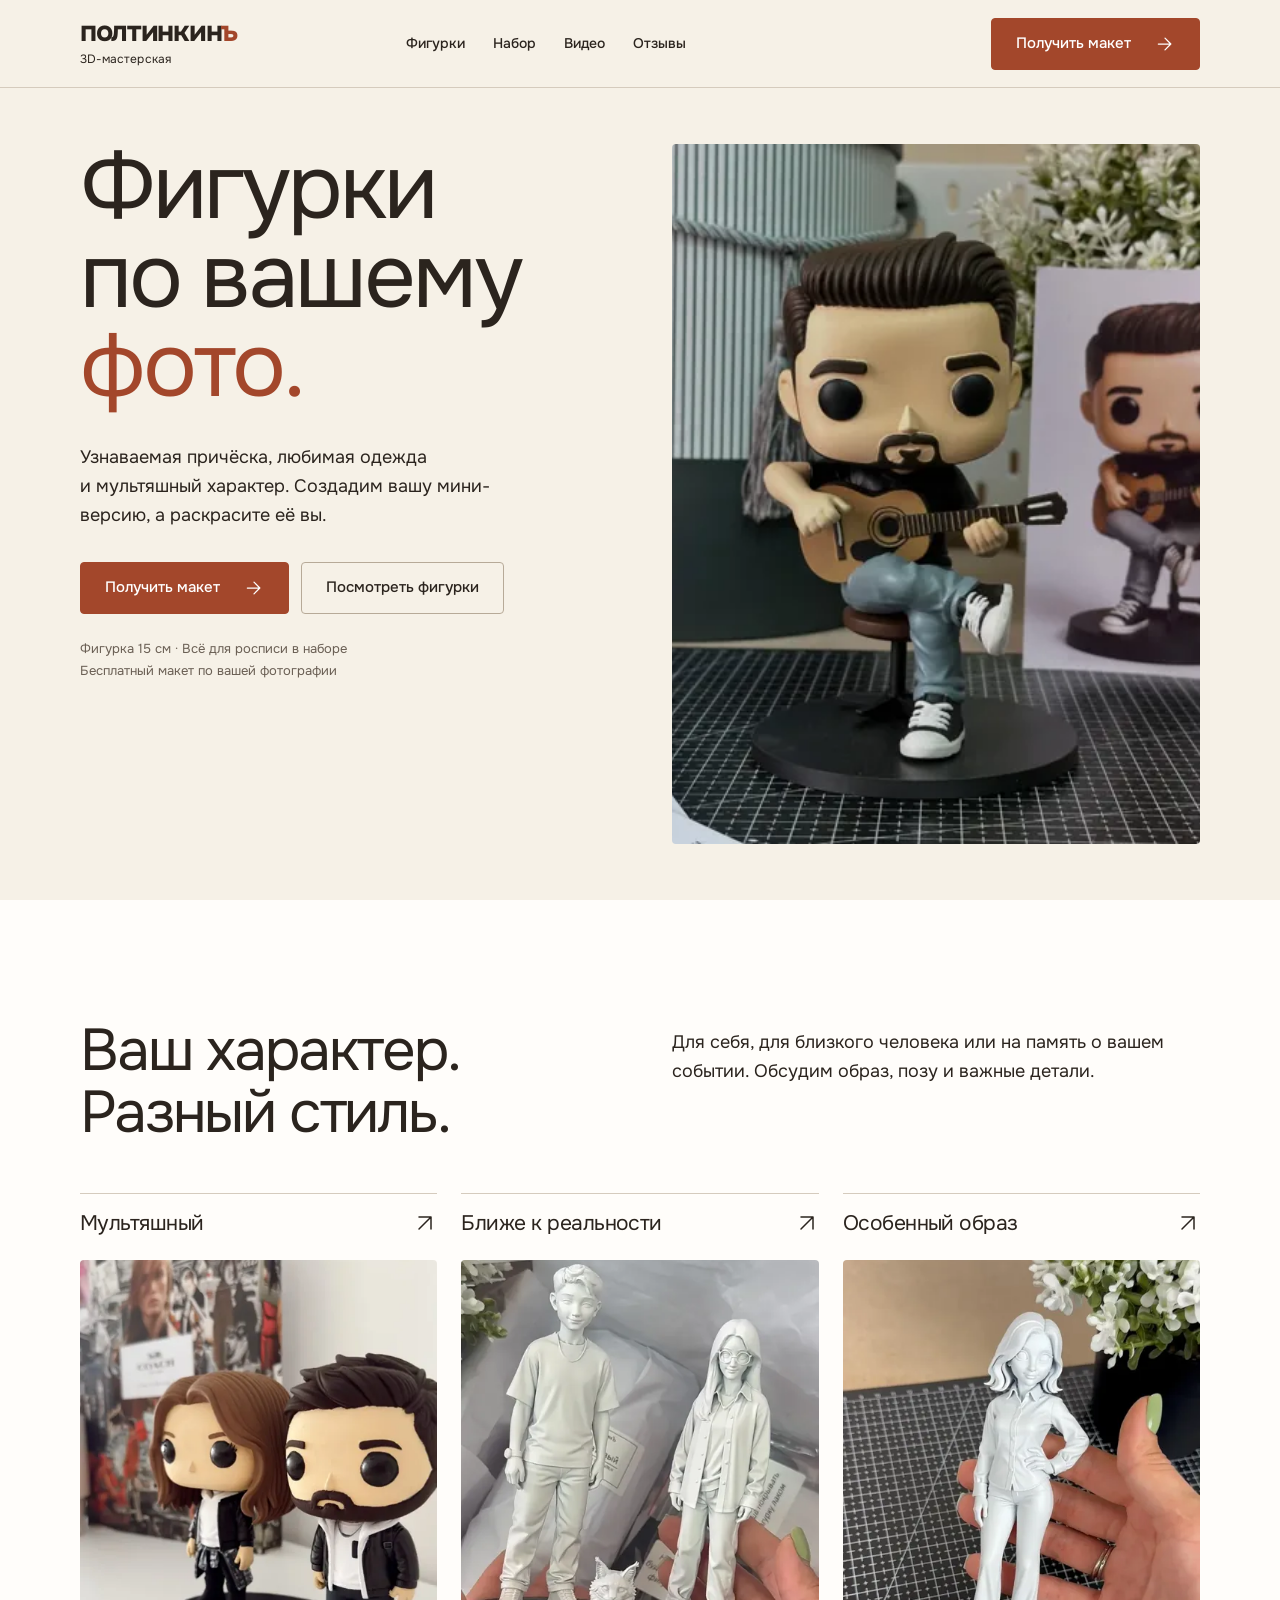
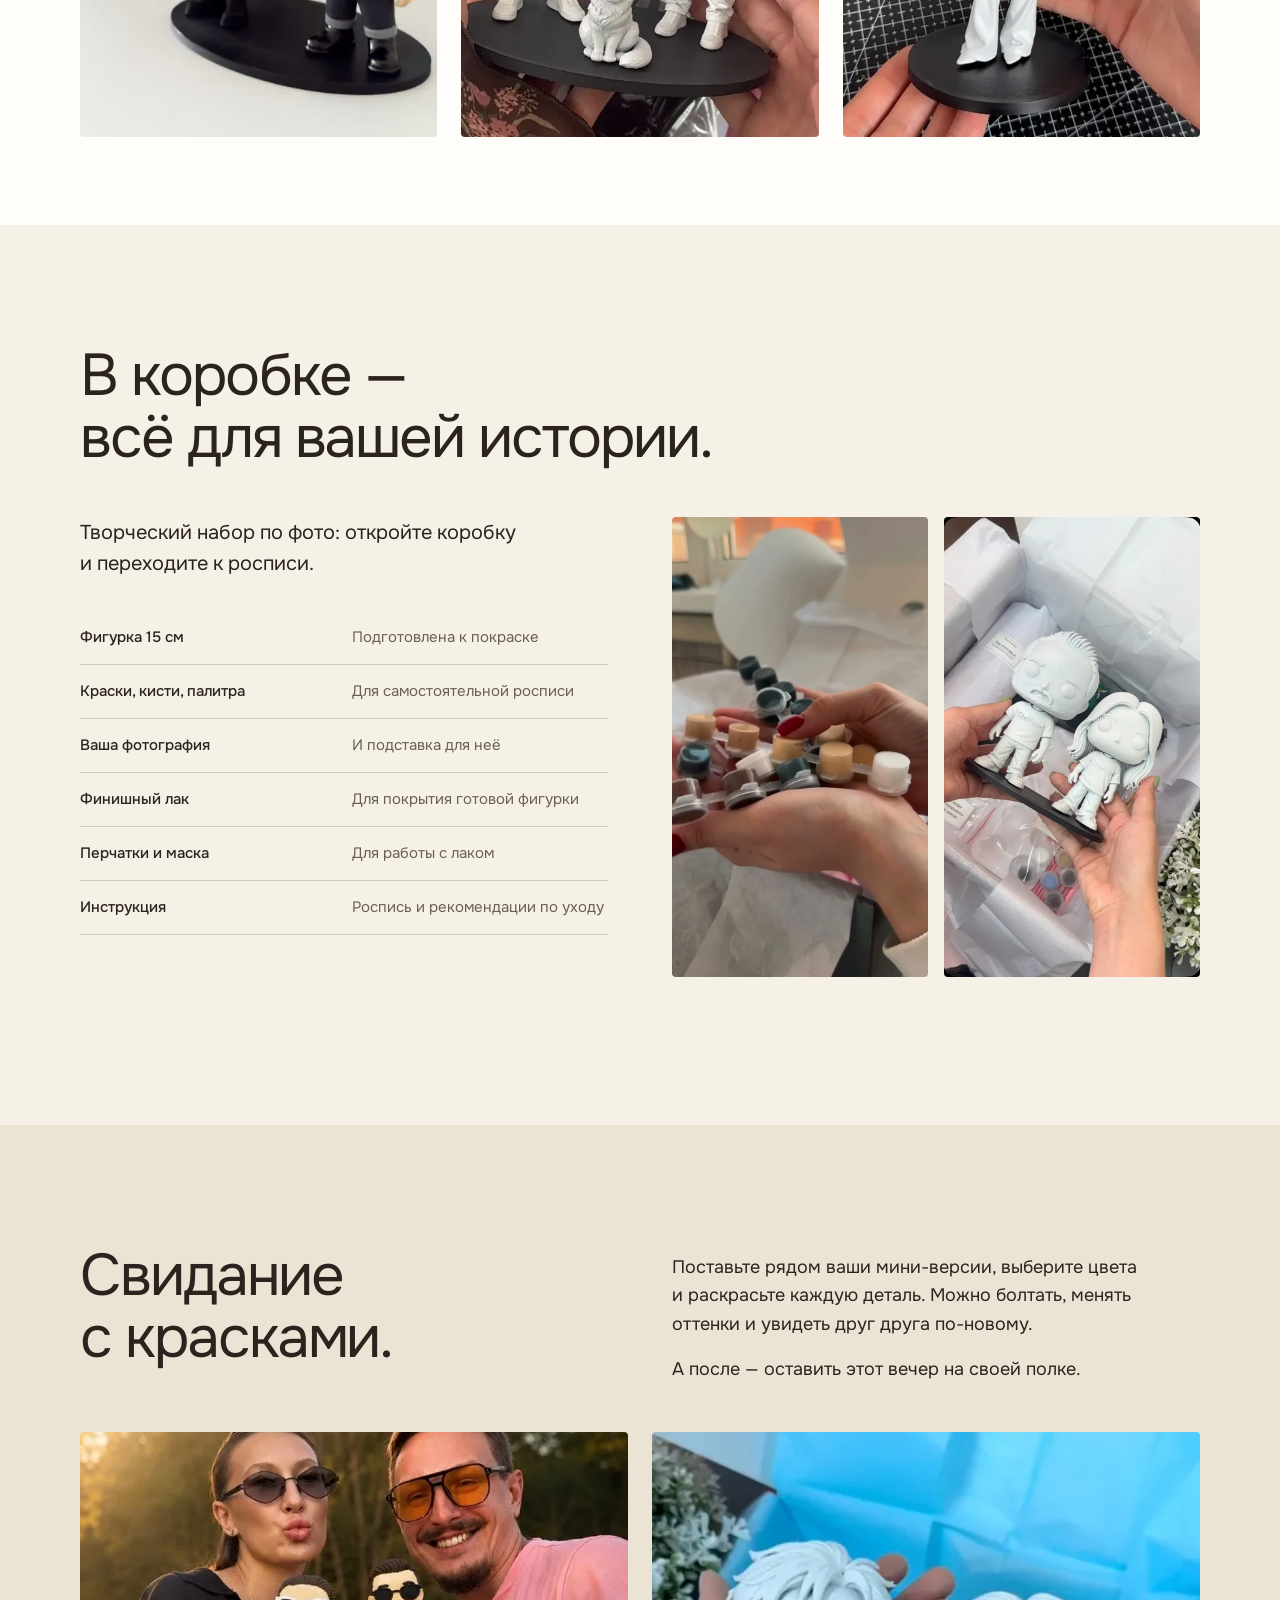
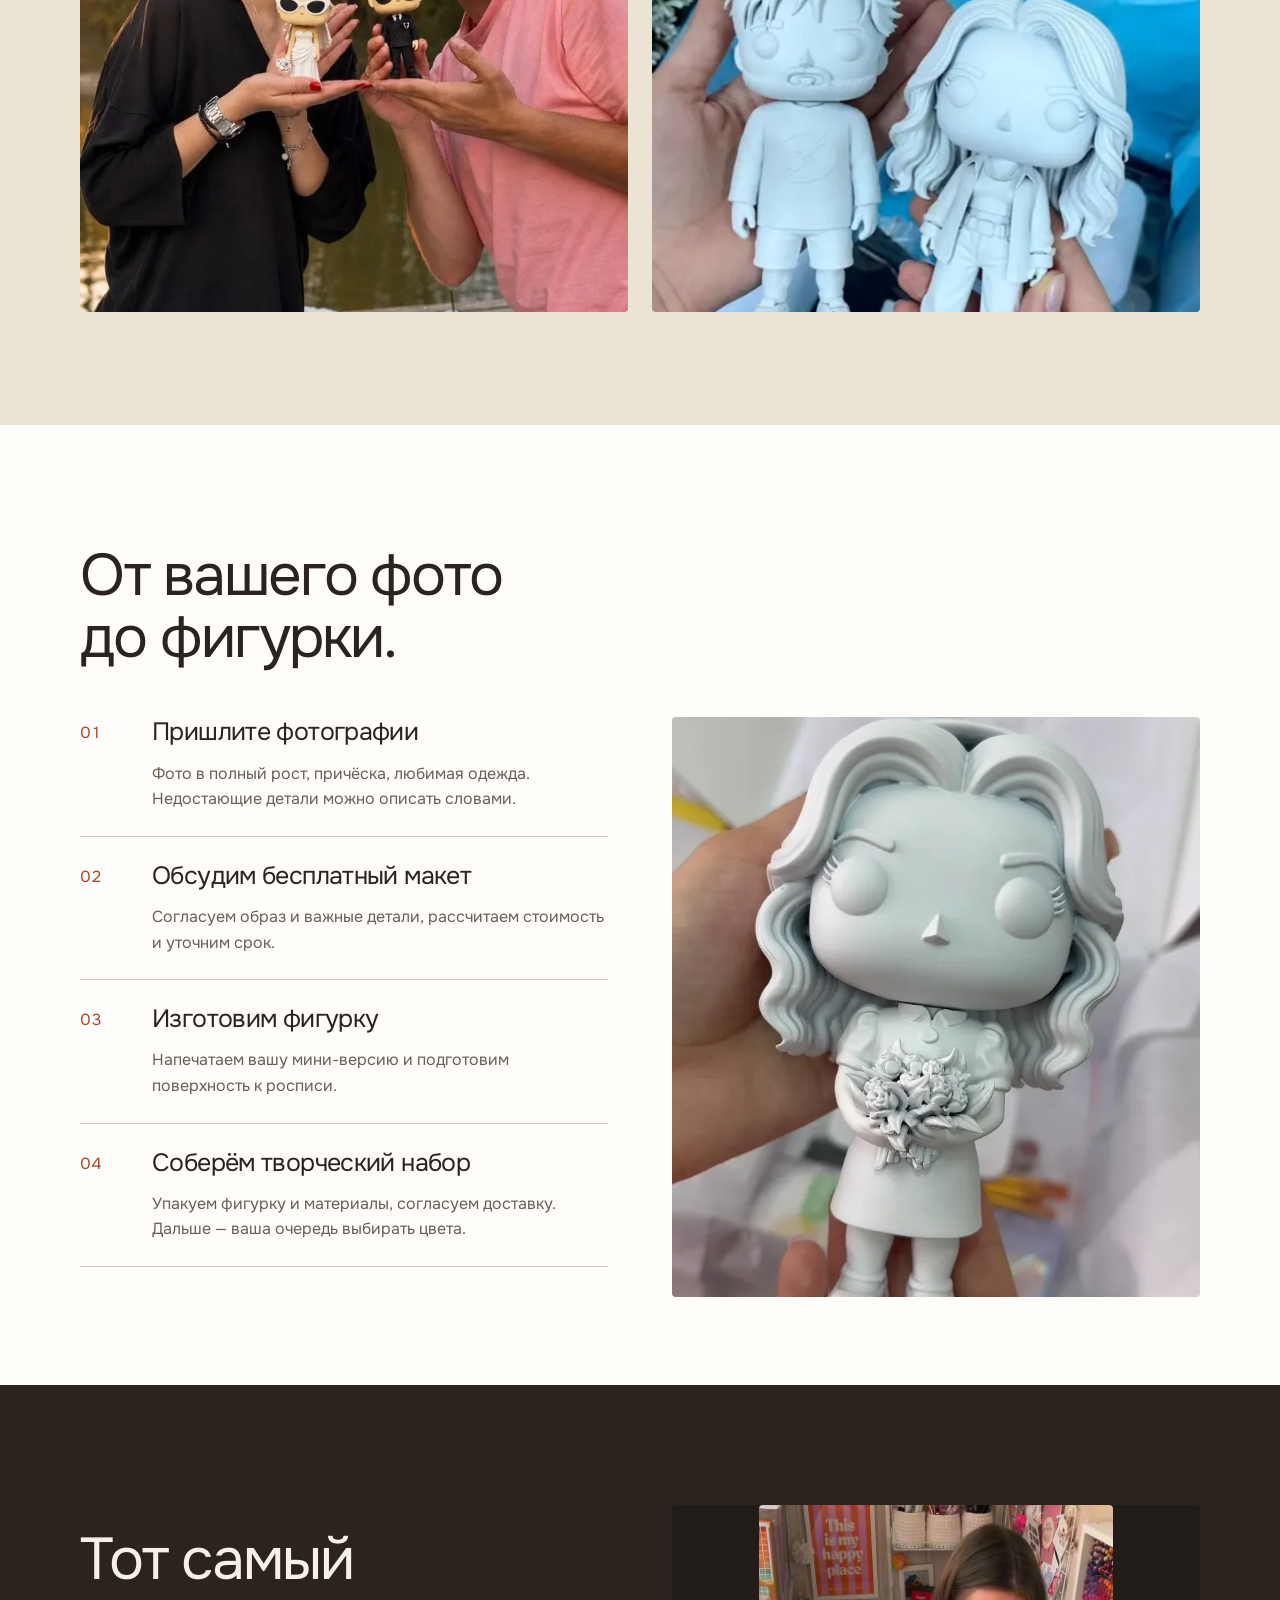
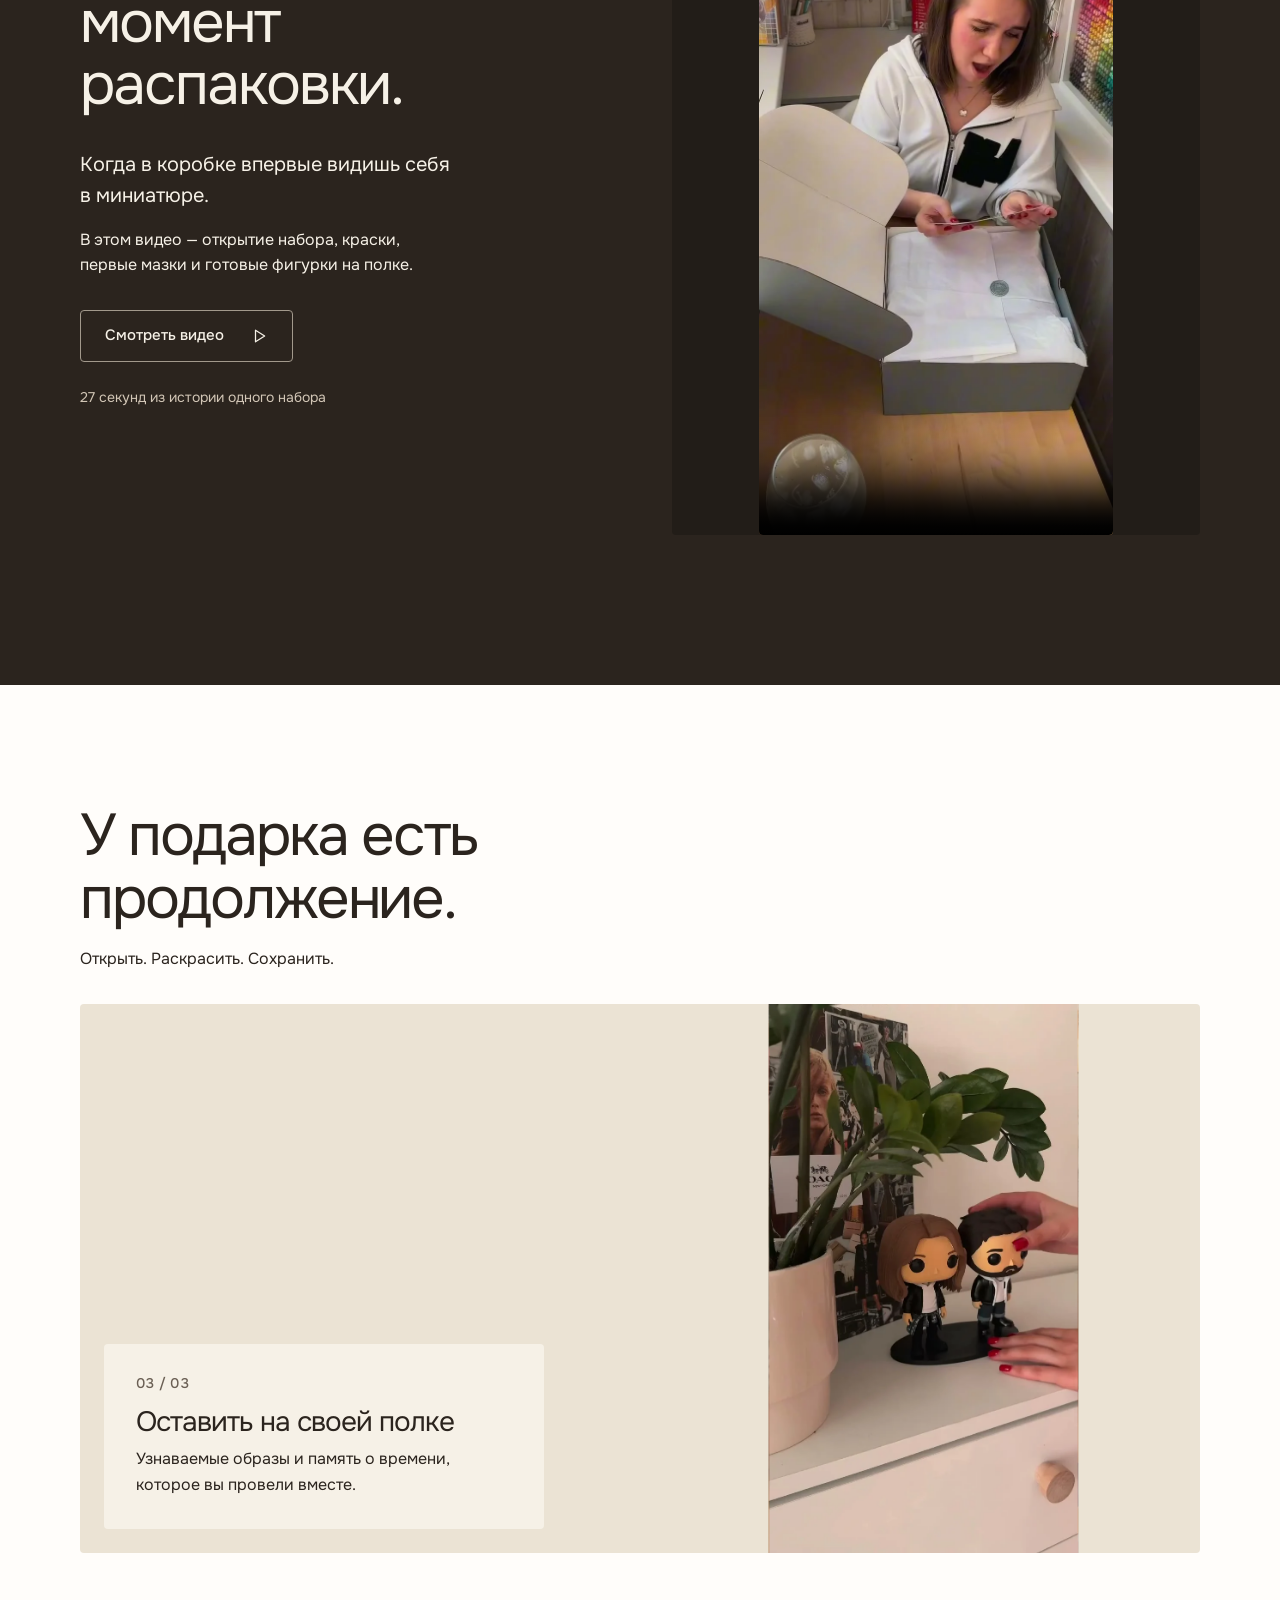
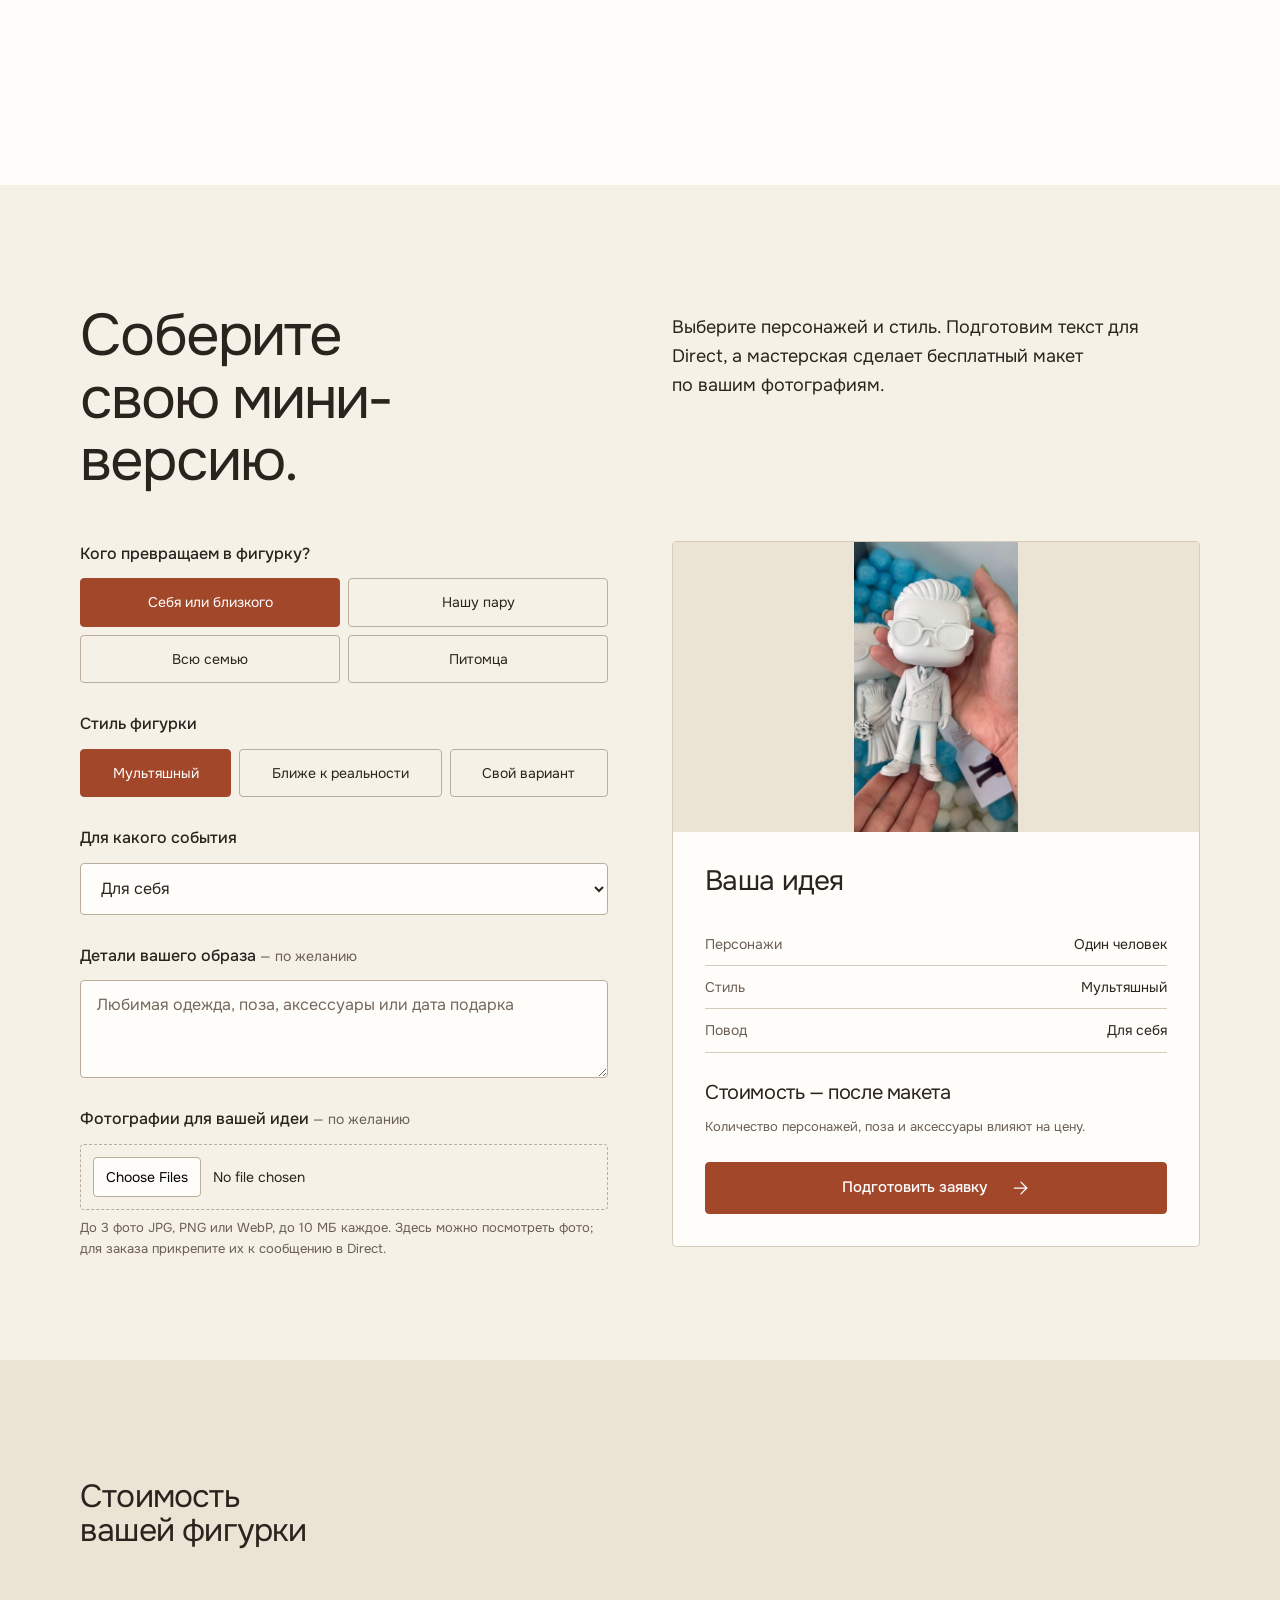
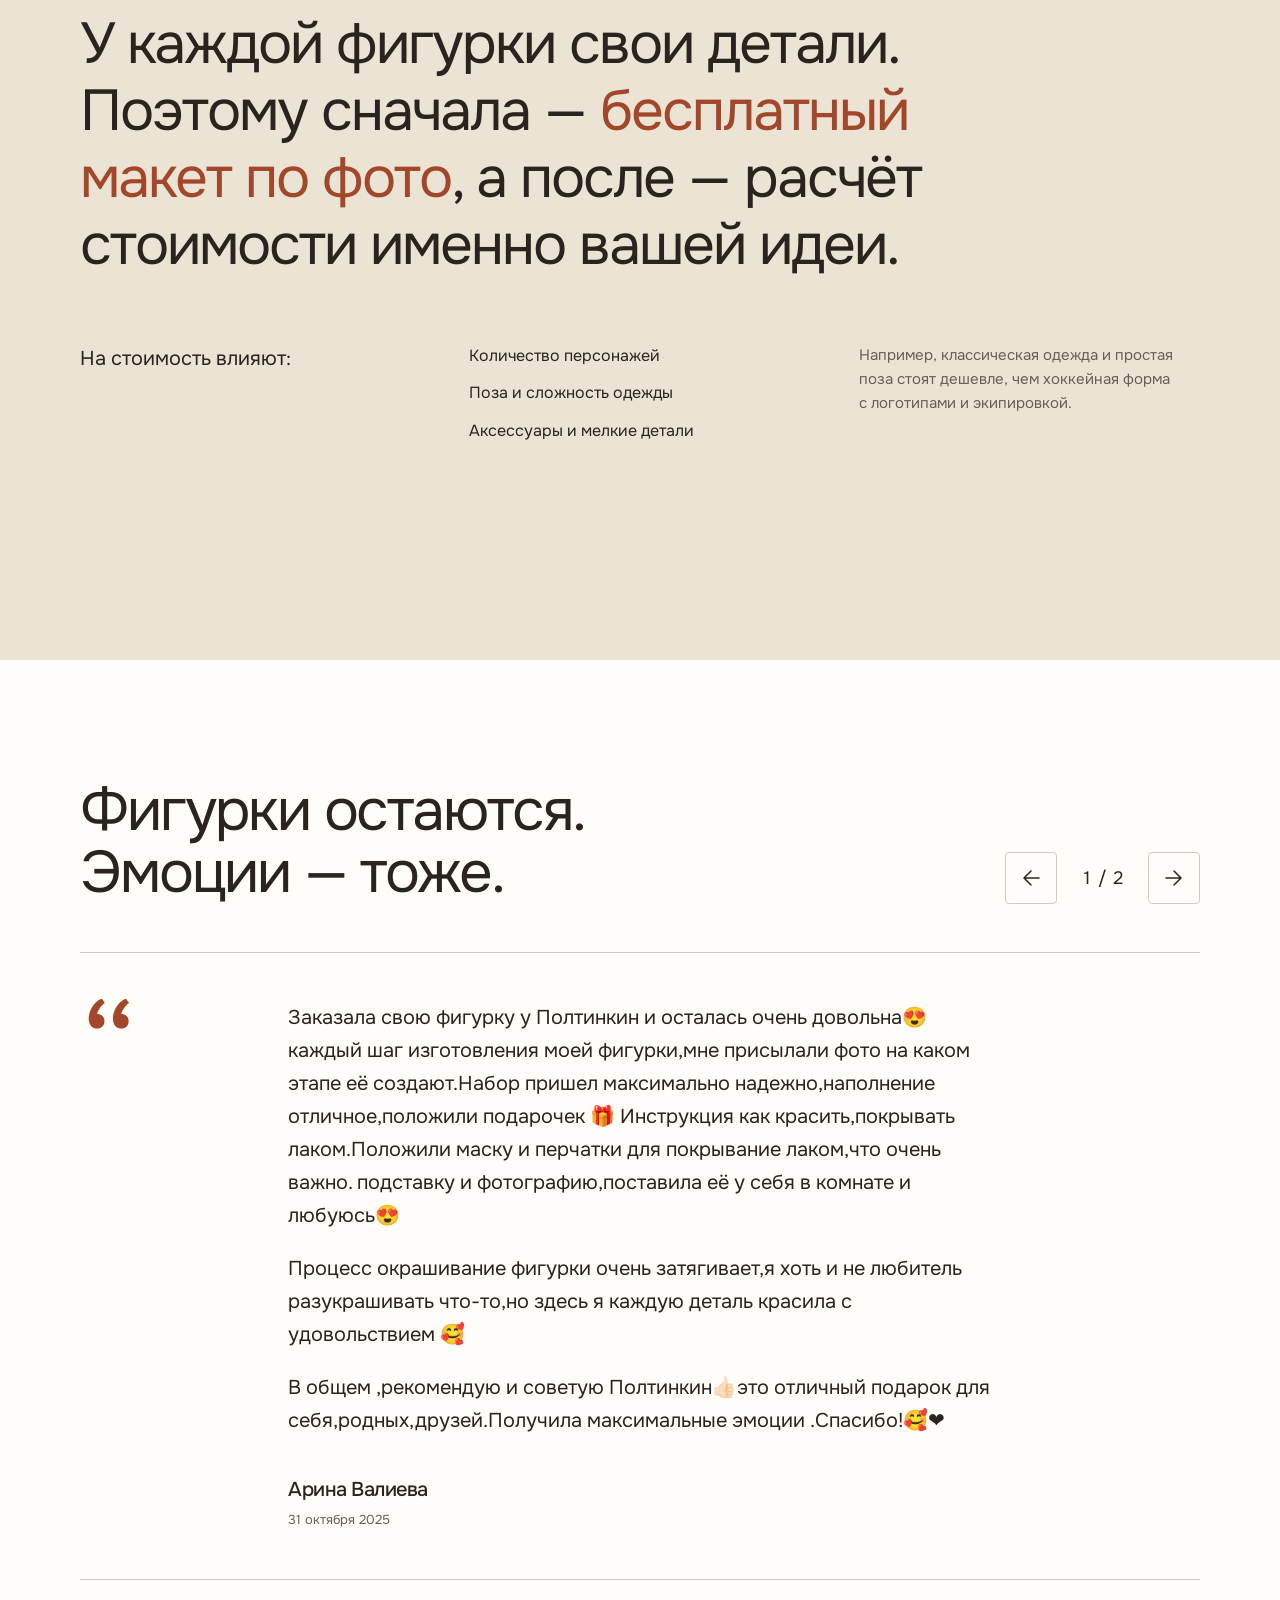
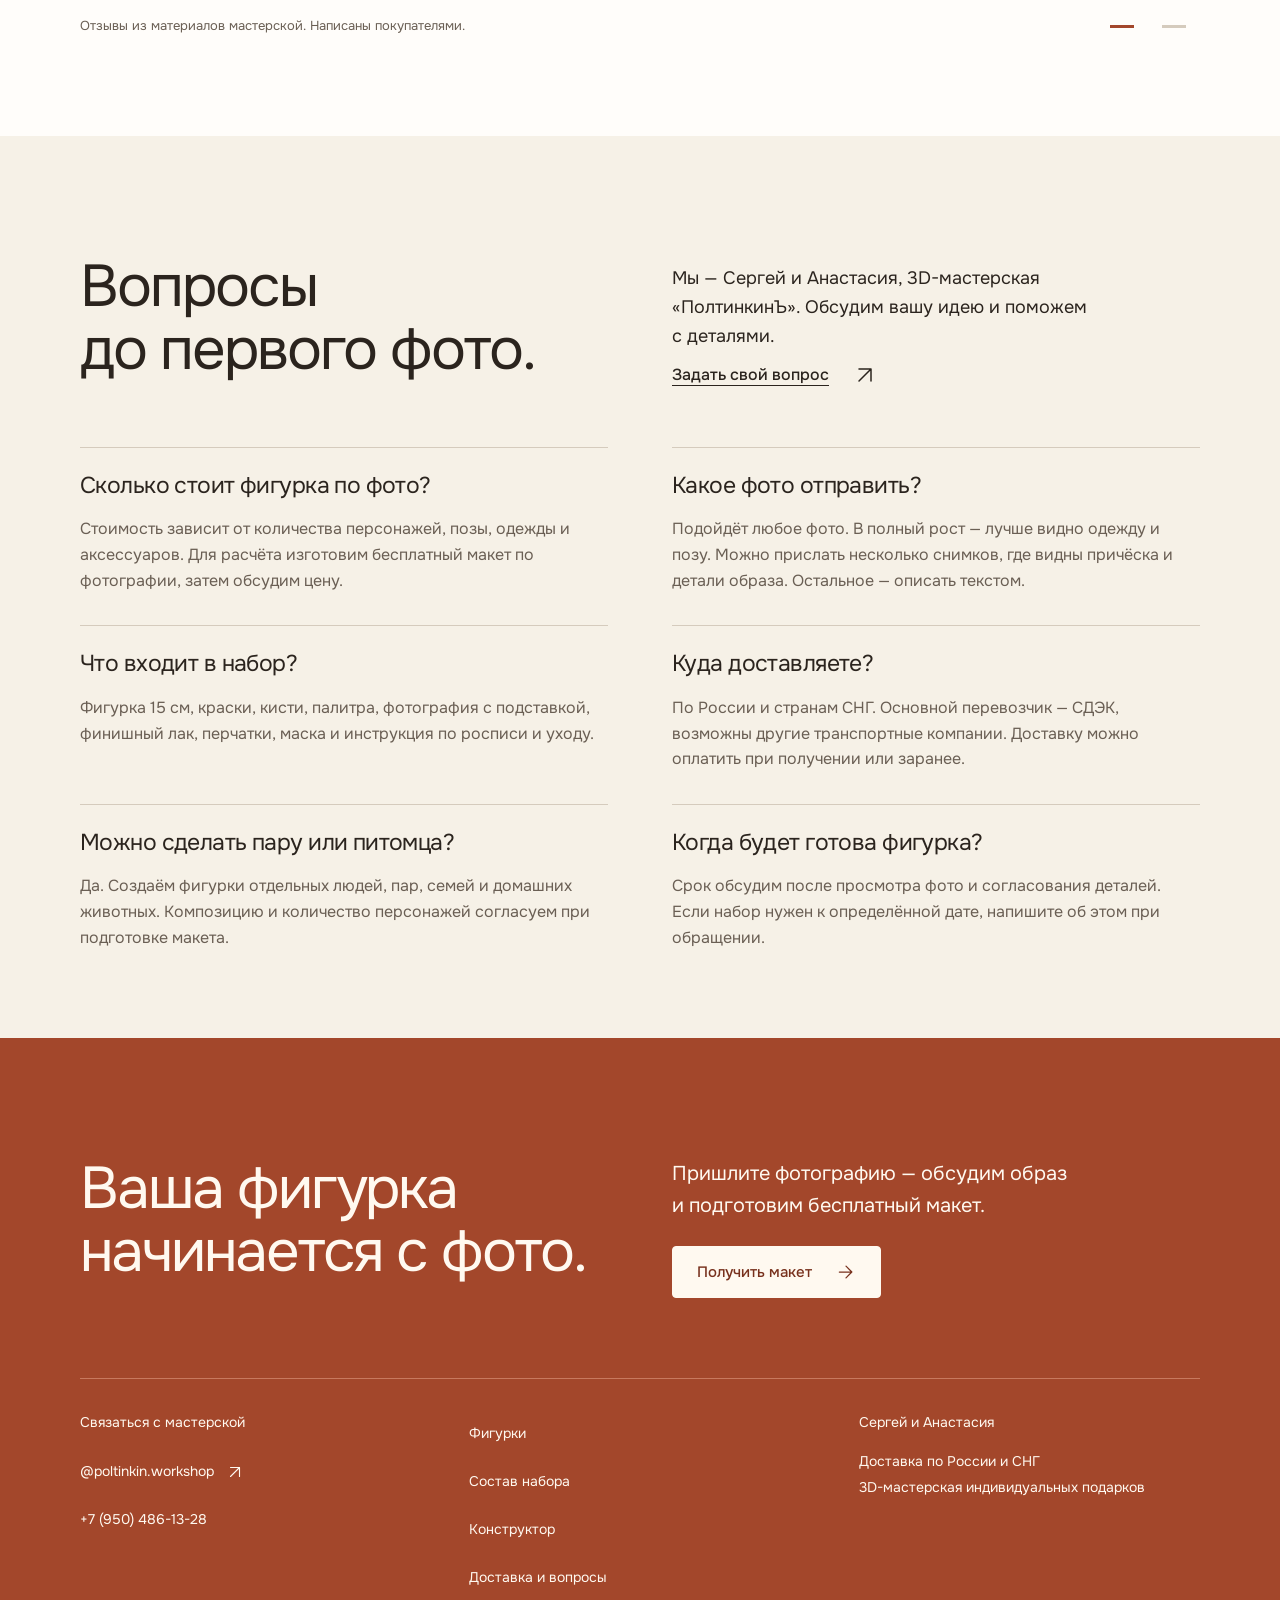
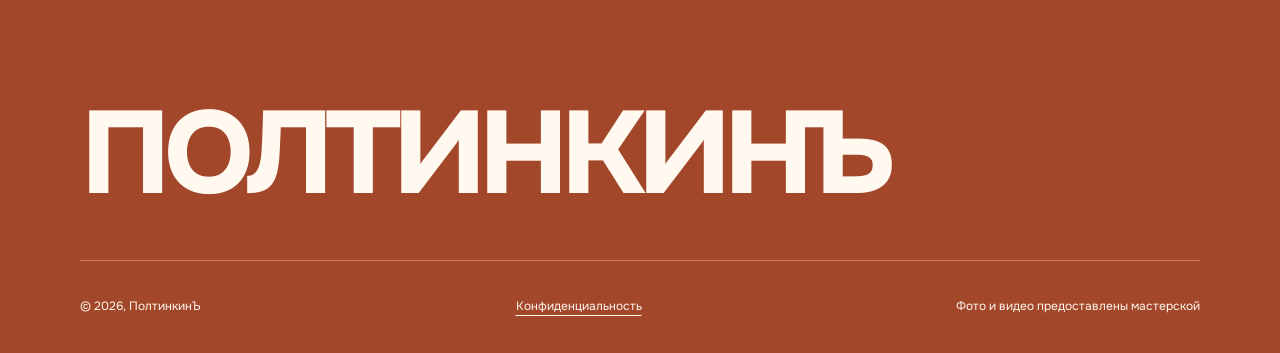
<file: index.html>
<!DOCTYPE html>
<html lang="ru" data-type="product" data-radius="soft" data-buttons="solid" data-motion="live">
<head>
  <meta charset="utf-8">
  <meta name="viewport" content="width=device-width, initial-scale=1, viewport-fit=cover">
  <title>Фигурки по фото на заказ — творческий набор | ПолтинкинЪ</title>
  <meta name="description" content="Создаём фигурки по вашим фотографиям: миниатюра 15 см, краски и всё для росписи. Бесплатный макет по фото. Доставка по России и СНГ. ПолтинкинЪ — 3D-мастерская.">
  <meta name="theme-color" content="#f6f1e7">
  <meta name="page-type" content="product">
  <meta name="site-kind" content="other">
  <meta name="robots" content="index,follow,max-image-preview:large">
  <!-- Publication domain is provisional; see SEO-GEO.md before uploading to another domain. -->
  <link rel="canonical" href="https://poltinkin.workshop/">
  <meta property="og:type" content="website">
  <meta property="og:locale" content="ru_RU">
  <meta property="og:site_name" content="ПолтинкинЪ | 3D-мастерская">
  <meta property="og:title" content="Ваша мини-версия — фигурки по фото от ПолтинкинЪ">
  <meta property="og:description" content="Фигурка 15 см и творческий набор для самостоятельной росписи. Начните с бесплатного макета по вашему фото.">
  <meta property="og:url" content="https://poltinkin.workshop/">
  <meta property="og:image" content="https://poltinkin.workshop/share.jpg">
  <meta property="og:image:width" content="1200">
  <meta property="og:image:height" content="630">
  <meta name="twitter:card" content="summary_large_image">
  <link rel="icon" href="assets/favicon.svg" type="image/svg+xml">
  <link rel="alternate" type="text/plain" href="llms.txt" title="Информация о мастерской">
  <link rel="stylesheet" href="assets/fonts/onest.css">
  <link rel="stylesheet" href="assets/styles.css">
  <link rel="stylesheet" href="assets/motion.css">
  <link rel="stylesheet" href="assets/word-highlight.css">
  <link rel="stylesheet" href="assets/photo-chapters.css">
  <script>document.documentElement.classList.add('js','m-enter');setTimeout(function(){document.documentElement.classList.add('m-enter-done')},700)</script>
  <script src="assets/animations.js" defer></script>
  <script src="assets/app.js" defer></script>
  <script type="application/ld+json">
  {
    "@context": "https://schema.org",
    "@graph": [
      {
        "@type": "Organization", "@id": "https://poltinkin.workshop/#organization",
        "name": "ПолтинкинЪ | 3D-мастерская", "alternateName": "poltinkin.workshop",
        "url": "https://poltinkin.workshop/", "telephone": "+7-950-486-13-28",
        "description": "3D-мастерская Сергея и Анастасии. Индивидуальные фигурки по фотографиям и творческие наборы для самостоятельной росписи.",
        "sameAs": ["https://www.instagram.com/poltinkin.workshop/"],
        "areaServed": ["Россия", "СНГ"]
      },
      {
        "@type": "WebSite", "@id": "https://poltinkin.workshop/#website",
        "url": "https://poltinkin.workshop/", "name": "ПолтинкинЪ",
        "inLanguage": "ru-RU", "publisher": {"@id": "https://poltinkin.workshop/#organization"}
      },
      {
        "@type": "Service", "@id": "https://poltinkin.workshop/#service",
        "name": "Фигурки по фото на заказ и творческие наборы",
        "serviceType": "Изготовление индивидуальных 3D-фигурок по фотографиям",
        "provider": {"@id": "https://poltinkin.workshop/#organization"},
        "description": "Индивидуальная фигурка высотой 15 см, подготовленная к росписи. В набор входят краски, кисти, палитра, фотография с подставкой, лак, перчатки, маска и инструкция. Бесплатный макет по фото. Стоимость рассчитывается индивидуально."
      },
      {
        "@type": "FAQPage", "@id": "https://poltinkin.workshop/#faq",
        "mainEntity": [
          {"@type":"Question","name":"Сколько стоит фигурка по фото?","acceptedAnswer":{"@type":"Answer","text":"Стоимость зависит от количества персонажей, позы, одежды и аксессуаров. Для расчёта мастерская изготавливает бесплатный макет по фотографии. Точную стоимость сообщают после обсуждения деталей."}},
          {"@type":"Question","name":"Какое фото отправить для изготовления макета?","acceptedAnswer":{"@type":"Answer","text":"Подойдёт любое фото. Фотография в полный рост помогает передать одежду и позу. Можно прислать несколько снимков с причёской и деталями образа, а недостающие детали описать текстом."}},
          {"@type":"Question","name":"Что входит в творческий набор?","acceptedAnswer":{"@type":"Answer","text":"Фигурка высотой 15 см, подготовленная к росписи; краски, кисти и палитра; фотография и подставка для неё; финишный лак; перчатки и маска; инструкция по раскрашиванию и уходу."}},
          {"@type":"Question","name":"Куда доставляют наборы?","acceptedAnswer":{"@type":"Answer","text":"Доставка возможна по России и странам СНГ. Основной перевозчик — СДЭК. Стоимость доставки можно оплатить при получении или заранее. Другую транспортную компанию можно согласовать с мастерской."}},
          {"@type":"Question","name":"Можно сделать фигурку пары или питомца?","acceptedAnswer":{"@type":"Answer","text":"Да. Мастерская создаёт фигурки отдельных людей, пар, семей и домашних животных. Количество персонажей и композицию согласовывают при подготовке макета."}},
          {"@type":"Question","name":"Сколько времени занимает изготовление?","acceptedAnswer":{"@type":"Answer","text":"Срок обсуждают индивидуально после просмотра фотографий и согласования деталей. Если набор нужен к определённой дате, сообщите её мастерской при обращении."}}
        ]
      }
    ]
  }
  </script>
</head>
<body>
  <!-- Product; flour-terracotta; Onest (Cyrillic); photo-led catalogue; word-highlight + photo-chapters.
       Built code-first per user's choice. No tests or browser QA, per user's instruction. -->
  <svg class="svg-defs" xmlns="http://www.w3.org/2000/svg" aria-hidden="true">
    <symbol id="arrow" viewBox="0 0 24 24"><path d="M4 12h15M12 5l7 7-7 7"/></symbol>
    <symbol id="arrow-up" viewBox="0 0 24 24"><path d="M6 18 18 6M6 6h12v12"/></symbol>
    <symbol id="play" viewBox="0 0 24 24"><path d="m9 5 11 7-11 7Z"/></symbol>
    <symbol id="check" viewBox="0 0 24 24"><path d="m5 12 4 4L19 6"/></symbol>
  </svg>

  <header class="nav" id="header">
    <div class="wrap nav__bar">
      <a class="skip-link" href="#main">Перейти к содержимому</a>
      <a class="wordmark" href="#top" aria-label="ПолтинкинЪ — на главную">полтинкин<span>ъ</span><span class="wordmark__description">3D-мастерская</span></a>
      <nav class="desktop-nav" aria-label="Основная навигация">
        <a href="#collection">Фигурки</a>
        <a href="#kit">Набор</a>
        <a href="#film">Видео</a>
        <a href="#reviews">Отзывы</a>
      </nav>
      <div class="nav__actions"><a class="btn btn--primary" href="#constructor">Получить макет<svg class="icon" aria-hidden="true"><use href="#arrow"/></svg></a></div>
      <button class="menu-toggle" type="button" aria-expanded="false" aria-controls="mobile-menu" aria-label="Открыть меню"><span></span><span></span></button>
    </div>
    <nav id="mobile-menu" class="mobile-menu" aria-label="Мобильная навигация" hidden>
      <div class="wrap">
        <a href="#collection">Фигурки</a><a href="#kit">Состав набора</a><a href="#film">Видео</a><a href="#constructor">Конструктор</a><a href="#reviews">Отзывы</a><a href="#faq">Вопросы и доставка</a>
        <a class="btn btn--primary" href="#constructor">Получить макет<svg class="icon" aria-hidden="true"><use href="#arrow"/></svg></a>
        <a class="mobile-menu__contact" href="tel:+79504861328">+7 (950) 486-13-28</a>
      </div>
    </nav>
  </header>

  <main id="main">
    <section class="hero" id="top" data-enter aria-labelledby="hero-h">
      <div class="wrap hero__grid">
        <div class="hero__text">
          <h1 id="hero-h">Фигурки<br>по вашему<br><span class="hero__last">фото.</span></h1>
          <p class="hero__lead">Узнаваемая причёска, любимая одежда и&nbsp;мультяшный характер. Создадим вашу мини-версию, а&nbsp;раскрасите её&nbsp;вы.</p>
          <div class="btn-row"><a class="btn btn--primary" href="#constructor">Получить макет<svg class="icon" aria-hidden="true"><use href="#arrow"/></svg></a><a class="btn btn--secondary" href="#collection">Посмотреть фигурки</a></div>
          <p class="hero__fact">Фигурка 15 см · Всё для росписи в наборе<br>Бесплатный макет по вашей фотографии</p>
        </div>
        <a class="hero__media m-zoom" data-enter-media href="#collection" aria-label="Посмотреть коллекцию фигурок">
          <picture><source media="(max-width: 600px)" srcset="assets/images/guitar-480.webp"><img src="assets/images/guitar.webp" alt="Фигурка мужчины с гитарой и фотография его мультяшного образа на рабочем столе" width="1374" height="1400" fetchpriority="high" decoding="async"></picture>
        </a>
      </div>
    </section>

    <section class="section collection" id="collection" aria-labelledby="collection-h">
      <div class="wrap">
        <div class="section-head"><h2 id="collection-h">Ваш характер.<br>Разный стиль.</h2><p>Для себя, для близкого человека или&nbsp;на&nbsp;память о&nbsp;вашем событии. Обсудим образ, позу и&nbsp;важные детали.</p></div>
        <div class="collection-grid">
          <a class="collection-item m-zoom" href="#constructor" data-pick-style="Мультяшный"><div class="collection-item__head"><h3>Мультяшный</h3><svg class="icon" aria-hidden="true"><use href="#arrow-up"/></svg></div><img src="assets/images/photo-0.webp" srcset="assets/images/photo-0-480.webp 480w, assets/images/photo-0.webp 787w" sizes="(max-width: 639px) 90vw, 30vw" alt="Мультяшные фигурки пары на общей подставке" width="787" height="1400" loading="lazy" decoding="async"></a>
          <a class="collection-item m-zoom" href="#constructor" data-pick-style="Ближе к реальности"><div class="collection-item__head"><h3>Ближе к реальности</h3><svg class="icon" aria-hidden="true"><use href="#arrow-up"/></svg></div><img src="assets/images/photo-5.webp" srcset="assets/images/photo-5-480.webp 478w, assets/images/photo-5.webp 720w" sizes="(max-width: 639px) 90vw, 30vw" alt="Нераскрашенные фигурки мужчины, женщины и кота в реалистичных пропорциях" width="720" height="1280" loading="lazy" decoding="async"></a>
          <a class="collection-item m-zoom" href="#constructor" data-pick-style="Свой вариант"><div class="collection-item__head"><h3>Особенный образ</h3><svg class="icon" aria-hidden="true"><use href="#arrow-up"/></svg></div><img src="assets/images/photo-9.webp" srcset="assets/images/photo-9-480.webp 478w, assets/images/photo-9.webp 720w" sizes="(max-width: 639px) 90vw, 30vw" alt="Индивидуальная фигурка девушки в длинном платье с проработанными деталями" width="720" height="1280" loading="lazy" decoding="async"></a>
        </div>
      </div>
    </section>

    <section class="section kit" id="kit" aria-labelledby="kit-h">
      <div class="wrap">
        <h2 id="kit-h">В коробке —<br>всё для вашей истории.</h2>
        <div class="kit__grid">
          <div class="kit__content"><p class="lead">Творческий набор по фото: откройте коробку и&nbsp;переходите к&nbsp;росписи.</p>
            <ul class="kit-list">
              <li><span>Фигурка 15 см</span><span>Подготовлена к покраске</span></li>
              <li><span>Краски, кисти, палитра</span><span>Для самостоятельной росписи</span></li>
              <li><span>Ваша фотография</span><span>И подставка для неё</span></li>
              <li><span>Финишный лак</span><span>Для покрытия готовой фигурки</span></li>
              <li><span>Перчатки и маска</span><span>Для работы с лаком</span></li>
              <li><span>Инструкция</span><span>Роспись и рекомендации по уходу</span></li>
            </ul>
          </div>
          <div class="kit__photos"><img src="assets/images/film-10.webp" alt="Краски и кисти из творческого набора во время распаковки" width="720" height="1280" loading="lazy" decoding="async"><img src="assets/images/photo-6.webp" alt="Две подготовленные к росписи фигурки лежат в подарочной коробке" width="787" height="1400" loading="lazy" decoding="async"></div>
        </div>
      </div>
    </section>

    <section class="section together" id="together" aria-labelledby="together-h">
      <div class="wrap">
        <div class="section-head"><h2 id="together-h">Свидание<br>с красками.</h2><div><p>Поставьте рядом ваши мини-версии, выберите цвета и&nbsp;раскрасьте каждую деталь. Можно болтать, менять оттенки и&nbsp;увидеть друг друга по-новому.</p><p>А после — оставить этот вечер на&nbsp;своей полке.</p></div></div>
        <div class="together__photos"><img src="assets/images/photo-8.webp" srcset="assets/images/photo-8-480.webp 478w, assets/images/photo-8.webp 720w" sizes="(max-width: 639px) 90vw, 55vw" alt="Пара держит свои раскрашенные миниатюры после совместной росписи" width="720" height="1280" loading="lazy" decoding="async"><img src="assets/images/photo-3.webp" srcset="assets/images/photo-3-480.webp 478w, assets/images/photo-3.webp 787w" sizes="(max-width: 639px) 90vw, 35vw" alt="Две белые фигурки пары до начала росписи" width="787" height="1400" loading="lazy" decoding="async"></div>
      </div>
    </section>

    <section class="section process" id="process" aria-labelledby="process-h">
      <div class="wrap">
        <h2 id="process-h">От вашего фото<br>до фигурки.</h2>
        <div class="process__grid">
          <ol class="steps">
            <li><span class="steps__number" aria-hidden="true">01</span><div><h3>Пришлите фотографии</h3><p>Фото в полный рост, причёска, любимая одежда. Недостающие детали можно описать словами.</p></div></li>
            <li><span class="steps__number" aria-hidden="true">02</span><div><h3>Обсудим бесплатный макет</h3><p>Согласуем образ и важные детали, рассчитаем стоимость и уточним срок.</p></div></li>
            <li><span class="steps__number" aria-hidden="true">03</span><div><h3>Изготовим фигурку</h3><p>Напечатаем вашу мини-версию и подготовим поверхность к росписи.</p></div></li>
            <li><span class="steps__number" aria-hidden="true">04</span><div><h3>Соберём творческий набор</h3><p>Упакуем фигурку и материалы, согласуем доставку. Дальше — ваша очередь выбирать цвета.</p></div></li>
          </ol>
          <img class="process__photo" src="assets/images/photo-1.webp" alt="Белая фигурка девушки с букетом: причёска и мелкие детали до покраски" width="720" height="1280" loading="lazy" decoding="async">
        </div>
      </div>
    </section>

    <section class="section film" id="film" aria-labelledby="film-h">
      <div class="wrap film__grid">
        <div class="film__text"><h2 id="film-h">Тот самый<br>момент распаковки.</h2><p class="lead">Когда в коробке впервые видишь себя в&nbsp;миниатюре.</p><p>В этом видео — открытие набора, краски, первые мазки и&nbsp;готовые фигурки на&nbsp;полке.</p><button class="btn btn--secondary" id="play-film" type="button">Смотреть видео<svg class="icon" aria-hidden="true"><use href="#play"/></svg></button><p class="film__length">27 секунд из истории одного набора</p><p class="status" id="video-status" role="status"></p></div>
        <div class="film__player"><video id="workshop-video" controls playsinline preload="none" poster="assets/images/film-04.webp" width="540" height="960" aria-label="Распаковка и роспись творческого набора ПолтинкинЪ"><source src="assets/video/workshop.mp4" type="video/mp4"><track kind="descriptions" src="assets/video/descriptions.vtt" srclang="ru" label="Описание сцен">Ваш браузер не воспроизводит видео. <a href="assets/video/workshop.mp4">Скачать видео</a>.</video></div>
      </div>
    </section>

    <section class="section story" id="story" data-moment="photo-chapters" aria-labelledby="story-h">
      <div class="wrap mo-ph">
        <div class="mo-ph__head"><h2 id="story-h">У подарка есть продолжение.</h2><p>Открыть. Раскрасить. Сохранить.</p></div>
        <ol class="mo-ph__list">
          <li class="mo-ph__ch"><figure class="mo-ph__pic"><img src="assets/images/film-01.webp" alt="Подарочная коробка перед распаковкой" width="720" height="1280" loading="lazy" decoding="async"></figure><h3>Открыть свою историю</h3><p>В одной коробке — миниатюры по вашему фото и материалы для росписи.</p></li>
          <li class="mo-ph__ch"><figure class="mo-ph__pic"><img src="assets/images/film-19.webp" alt="Мужчина расписывает миниатюру кистью за столом" width="720" height="1280" loading="lazy" decoding="async"></figure><h3>Добавить свои цвета</h3><p>Проработать мелкие детали и выбрать, каким будет каждый оттенок.</p></li>
          <li class="mo-ph__ch"><figure class="mo-ph__pic"><img src="assets/images/film-25.webp" alt="Готовые раскрашенные фигурки пары стоят на полке" width="720" height="1280" loading="lazy" decoding="async"></figure><h3>Оставить на своей полке</h3><p>Узнаваемые образы и память о времени, которое вы провели вместе.</p></li>
        </ol>
      </div>
    </section>

    <section class="section constructor" id="constructor" aria-labelledby="constructor-h">
      <div class="wrap">
        <div class="section-head"><h2 id="constructor-h">Соберите<br>свою мини-версию.</h2><p>Выберите персонажей и стиль. Подготовим текст для Direct, а&nbsp;мастерская сделает бесплатный макет по&nbsp;вашим фотографиям.</p></div>
        <form id="figure-form" class="builder" action="https://www.instagram.com/poltinkin.workshop/" method="get" target="_blank">
          <div class="builder__fields">
            <fieldset><legend>Кого превращаем в фигурку?</legend><div class="choices choices--people">
              <label><input type="radio" name="characters" value="Один человек" checked><span>Себя или близкого</span></label>
              <label><input type="radio" name="characters" value="Пара"><span>Нашу пару</span></label>
              <label><input type="radio" name="characters" value="Семья"><span>Всю семью</span></label>
              <label><input type="radio" name="characters" value="Питомец"><span>Питомца</span></label>
            </div></fieldset>
            <fieldset><legend>Стиль фигурки</legend><div class="choices">
              <label><input type="radio" name="style" value="Мультяшный" checked><span>Мультяшный</span></label>
              <label><input type="radio" name="style" value="Ближе к реальности"><span>Ближе к реальности</span></label>
              <label><input type="radio" name="style" value="Свой вариант"><span>Свой вариант</span></label>
            </div></fieldset>
            <div class="field"><label for="occasion">Для какого события</label><select id="occasion" name="occasion"><option>Для себя</option><option>День рождения</option><option>Годовщина</option><option>Свадьба</option><option>Подарок близкому</option><option>Другое событие</option></select></div>
            <div class="field"><label for="wishes">Детали вашего образа <span class="field__optional">— по желанию</span></label><textarea id="wishes" name="wishes" rows="3" maxlength="1200" placeholder="Любимая одежда, поза, аксессуары или дата подарка"></textarea></div>
            <div class="field"><label for="photo-upload">Фотографии для вашей идеи <span class="field__optional">— по желанию</span></label><input type="file" id="photo-upload" accept="image/jpeg,image/png,image/webp" multiple aria-describedby="photo-help photo-error"><p class="field__help" id="photo-help">До 3 фото JPG, PNG или WebP, до 10 МБ каждое. Здесь можно посмотреть фото; для заказа прикрепите их к сообщению в Direct.</p><p class="field__error" id="photo-error" role="status"></p><div id="photo-previews" class="photo-previews"></div></div>
          </div>
          <div class="builder__summary">
            <div class="builder__preview"><img id="builder-image" src="assets/images/photo-4.webp" alt="Пример мультяшной фигурки до росписи; ваша фигурка будет создана по фото" width="720" height="1280" loading="lazy" decoding="async"></div>
            <div class="builder__result"><h3>Ваша идея</h3><dl><div><dt>Персонажи</dt><dd id="summary-characters">Один человек</dd></div><div><dt>Стиль</dt><dd id="summary-style">Мультяшный</dd></div><div><dt>Повод</dt><dd id="summary-occasion">Для себя</dd></div></dl><p class="builder__price">Стоимость — после макета</p><p class="field__help">Количество персонажей, поза и аксессуары влияют на цену.</p><button class="btn btn--primary" type="submit">Подготовить заявку<svg class="icon" aria-hidden="true"><use href="#arrow"/></svg></button></div>
          </div>
          <div class="request-output" id="request-output" hidden>
            <h3 id="request-heading" tabindex="-1">Ваша заявка для Direct</h3><p>Скопируйте текст, откройте Direct мастерской и&nbsp;пришлите его вместе с&nbsp;фотографиями.</p>
            <label for="request-text">Текст сообщения</label><textarea id="request-text" rows="7" readonly></textarea>
            <div class="btn-row"><button class="btn btn--primary" id="copy-request" type="button">Скопировать заявку<svg class="icon" aria-hidden="true"><use href="#check"/></svg></button><a class="btn btn--secondary" href="https://ig.me/m/poltinkin.workshop" target="_blank" rel="noopener noreferrer">Открыть Direct<svg class="icon" aria-hidden="true"><use href="#arrow-up"/></svg></a></div>
            <p class="field__help">Если Direct не открылся, <a href="https://www.instagram.com/poltinkin.workshop/" target="_blank" rel="noopener noreferrer">перейдите в профиль @poltinkin.workshop</a> и нажмите «Написать».</p><p id="copy-status" class="status" role="status"></p>
          </div>
        </form>
        <noscript><p class="noscript-note">Чтобы собрать заявку в конструкторе, включите JavaScript. Или <a href="https://www.instagram.com/poltinkin.workshop/" target="_blank" rel="noopener noreferrer">напишите @poltinkin.workshop</a>: пришлите фото и расскажите о вашей идее.</p></noscript>
      </div>
    </section>

    <section class="section price" id="price" data-moment="word-highlight" aria-labelledby="price-h">
      <div class="wrap">
        <h2 id="price-h">Стоимость вашей фигурки</h2>
        <p class="mo-wh__text">У каждой фигурки свои детали. Поэтому сначала&nbsp;— <strong>бесплатный макет по&nbsp;фото</strong>, а&nbsp;после&nbsp;— расчёт стоимости именно вашей идеи.</p>
        <div class="price__details"><p>На стоимость влияют:</p><ul><li>Количество персонажей</li><li>Поза и сложность одежды</li><li>Аксессуары и мелкие детали</li></ul><p>Например, классическая одежда и простая поза стоят дешевле, чем хоккейная форма с&nbsp;логотипами и&nbsp;экипировкой.</p></div>
      </div>
    </section>

    <section class="section reviews" id="reviews" aria-labelledby="reviews-h">
      <div class="wrap">
        <div class="section-head"><h2 id="reviews-h">Фигурки остаются.<br>Эмоции — тоже.</h2><div class="reviews__controls" hidden><button class="round-control" type="button" id="review-prev" aria-label="Предыдущий отзыв"><svg class="icon icon--back" aria-hidden="true"><use href="#arrow"/></svg></button><p id="review-count" aria-live="polite" aria-atomic="true">1 / 2</p><button class="round-control" type="button" id="review-next" aria-label="Следующий отзыв"><svg class="icon" aria-hidden="true"><use href="#arrow"/></svg></button></div></div>
        <div class="review-slider" id="review-slider" role="region" aria-roledescription="слайдер" aria-label="Отзывы покупателей" tabindex="0">
          <article class="review-slide" data-review aria-labelledby="review-author-1"><div class="review-slide__quote" aria-hidden="true">“</div><blockquote><p>Заказала свою фигурку у Полтинкин и осталась очень довольна😍каждый шаг изготовления моей фигурки,мне присылали фото на каком этапе её создают.Набор пришел максимально надежно,наполнение отличное,положили подарочек 🎁 Инструкция как красить,покрывать лаком.Положили маску и перчатки для покрывание лаком,что очень важно. подставку и фотографию,поставила её у себя в комнате и любуюсь😍</p><p>Процесс окрашивание фигурки очень затягивает,я хоть и не любитель разукрашивать что-то,но здесь я каждую деталь красила с удовольствием 🥰</p><p>В общем ,рекомендую и советую Полтинкин👍🏻это отличный подарок для себя,родных,друзей.Получила максимальные эмоции .Спасибо!🥰❤</p></blockquote><div class="review-slide__author"><h3 id="review-author-1">Арина Валиева</h3><time datetime="2025-10-31">31 октября 2025</time></div></article>
          <article class="review-slide" data-review aria-labelledby="review-author-2"><div class="review-slide__quote" aria-hidden="true">“</div><blockquote><p>Фигуркой очень довольна!🔥 Мастерство изготовления на высоте, каждая деталь выполнена с точностью фото. Материалы качественные, поверхность ровная и аккуратная😍</p><p>Не могу не сказать, что во время создания изготовители уточняют нюансы и делают всё по Вашему усмотрению! Сувенир был красиво упакован в фирменную коробку✨</p><p>Сама фигурка легкая, но устойчивая! Она станет не только отличным украшением интерьера, но и напоминанием о близких людях 🫶🏻 Рекомендую всем, кто ценит индивидуальность и трепетное исполнение в подарках! 🥰</p></blockquote><div class="review-slide__author"><h3 id="review-author-2">Анастасия Квасюк</h3><span>Отзыв покупателя</span></div></article>
        </div>
        <div class="reviews__bottom"><p>Отзывы из материалов мастерской. Написаны покупателями.</p><div class="review-dots" hidden><button type="button" data-review-goto="0" aria-label="Показать отзыв Арины Валиевой" aria-pressed="true"></button><button type="button" data-review-goto="1" aria-label="Показать отзыв Анастасии Квасюк" aria-pressed="false"></button></div></div>
      </div>
    </section>

    <section class="section faq" id="faq" aria-labelledby="faq-h">
      <div class="wrap">
        <div class="section-head"><h2 id="faq-h">Вопросы<br>до первого фото.</h2><div><p>Мы — Сергей и&nbsp;Анастасия, 3D-мастерская «ПолтинкинЪ». Обсудим вашу идею и&nbsp;поможем с&nbsp;деталями.</p><a class="text-link" href="https://www.instagram.com/poltinkin.workshop/" target="_blank" rel="noopener noreferrer">Задать свой вопрос<svg class="icon" aria-hidden="true"><use href="#arrow-up"/></svg></a></div></div>
        <div class="faq-grid">
          <article><h3>Сколько стоит фигурка по фото?</h3><p>Стоимость зависит от количества персонажей, позы, одежды и аксессуаров. Для расчёта изготовим бесплатный макет по фотографии, затем обсудим цену.</p></article>
          <article><h3>Какое фото отправить?</h3><p>Подойдёт любое фото. В полный рост — лучше видно одежду и позу. Можно прислать несколько снимков, где видны причёска и детали образа. Остальное — описать текстом.</p></article>
          <article><h3>Что входит в набор?</h3><p>Фигурка 15 см, краски, кисти, палитра, фотография с подставкой, финишный лак, перчатки, маска и инструкция по росписи и уходу.</p></article>
          <article><h3>Куда доставляете?</h3><p>По России и странам СНГ. Основной перевозчик — СДЭК, возможны другие транспортные компании. Доставку можно оплатить при получении или заранее.</p></article>
          <article><h3>Можно сделать пару или питомца?</h3><p>Да. Создаём фигурки отдельных людей, пар, семей и домашних животных. Композицию и количество персонажей согласуем при подготовке макета.</p></article>
          <article><h3>Когда будет готова фигурка?</h3><p>Срок обсудим после просмотра фото и согласования деталей. Если набор нужен к определённой дате, напишите об этом при обращении.</p></article>
        </div>
      </div>
    </section>
  </main>

  <footer class="footer closing" id="contact" aria-labelledby="close-h">
    <div class="wrap">
      <div class="closing__cta"><h2 id="close-h">Ваша фигурка<br>начинается с фото.</h2><div><p>Пришлите фотографию — обсудим образ и&nbsp;подготовим бесплатный макет.</p><a class="btn btn--primary btn--inverse" href="#constructor">Получить макет<svg class="icon" aria-hidden="true"><use href="#arrow"/></svg></a></div></div>
      <div class="footer__links"><div><p>Связаться с мастерской</p><a href="https://www.instagram.com/poltinkin.workshop/" target="_blank" rel="noopener noreferrer">@poltinkin.workshop<svg class="icon" aria-hidden="true"><use href="#arrow-up"/></svg></a><a href="tel:+79504861328">+7 (950) 486-13-28</a></div><nav aria-label="Навигация в подвале"><a href="#collection">Фигурки</a><a href="#kit">Состав набора</a><a href="#constructor">Конструктор</a><a href="#faq">Доставка и вопросы</a></nav><div><p>Сергей и Анастасия</p><p>Доставка по России и СНГ</p><p>3D-мастерская индивидуальных подарков</p></div></div>
      <div class="footer__wordmark" aria-hidden="true">полтинкинъ</div>
      <div class="footer__legal"><p>© 2026, ПолтинкинЪ</p><a href="privacy.html">Конфиденциальность</a><p>Фото и видео предоставлены мастерской</p></div>
    </div>
  </footer>
</body>
</html>
</file>
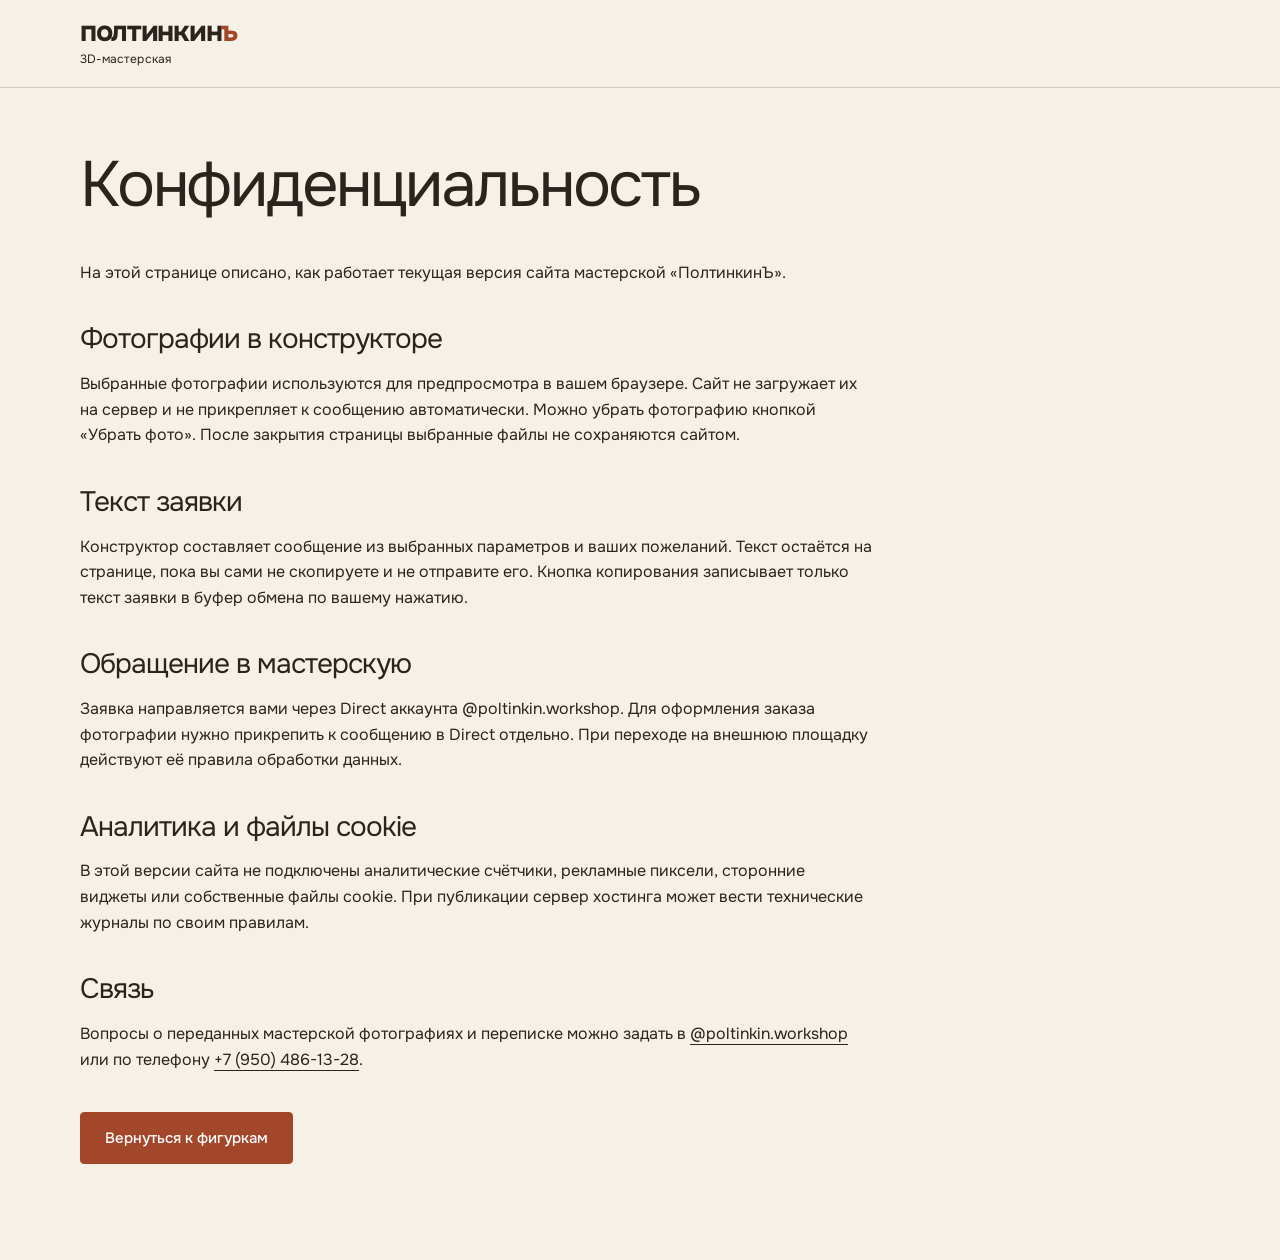
<file: privacy.html>
<!DOCTYPE html>
<html lang="ru">
<head>
  <meta charset="utf-8">
  <meta name="viewport" content="width=device-width,initial-scale=1,viewport-fit=cover">
  <title>Конфиденциальность на сайте | ПолтинкинЪ</title>
  <meta name="description" content="Как работает предпросмотр фотографий и подготовка заявки на сайте 3D-мастерской ПолтинкинЪ.">
  <meta name="theme-color" content="#f6f1e7">
  <link rel="canonical" href="https://poltinkin.workshop/privacy.html">
  <link rel="icon" href="assets/favicon.svg" type="image/svg+xml">
  <link rel="stylesheet" href="assets/fonts/onest.css">
  <link rel="stylesheet" href="assets/styles.css">
</head>
<body>
  <header class="nav"><div class="wrap nav__bar"><a class="skip-link" href="#privacy-content">Перейти к содержимому</a><a class="wordmark" href="index.html">полтинкин<span>ъ</span><span class="wordmark__description">3D-мастерская</span></a></div></header>
  <main class="legal-page" id="privacy-content"><div class="wrap">
    <h1>Конфиденциальность</h1>
    <p>На этой странице описано, как работает текущая версия сайта мастерской «ПолтинкинЪ».</p>
    <h2>Фотографии в конструкторе</h2>
    <p>Выбранные фотографии используются для предпросмотра в вашем браузере. Сайт не загружает их на сервер и не прикрепляет к сообщению автоматически. Можно убрать фотографию кнопкой «Убрать фото». После закрытия страницы выбранные файлы не сохраняются сайтом.</p>
    <h2>Текст заявки</h2>
    <p>Конструктор составляет сообщение из выбранных параметров и ваших пожеланий. Текст остаётся на странице, пока вы сами не скопируете и не отправите его. Кнопка копирования записывает только текст заявки в буфер обмена по вашему нажатию.</p>
    <h2>Обращение в мастерскую</h2>
    <p>Заявка направляется вами через Direct аккаунта @poltinkin.workshop. Для оформления заказа фотографии нужно прикрепить к сообщению в Direct отдельно. При переходе на внешнюю площадку действуют её правила обработки данных.</p>
    <h2>Аналитика и файлы cookie</h2>
    <p>В этой версии сайта не подключены аналитические счётчики, рекламные пиксели, сторонние виджеты или собственные файлы cookie. При публикации сервер хостинга может вести технические журналы по своим правилам.</p>
    <h2>Связь</h2>
    <p>Вопросы о переданных мастерской фотографиях и переписке можно задать в <a href="https://www.instagram.com/poltinkin.workshop/" target="_blank" rel="noopener noreferrer">@poltinkin.workshop</a> или по телефону <a href="tel:+79504861328">+7 (950) 486-13-28</a>.</p>
    <a class="btn btn--primary" href="index.html">Вернуться к фигуркам</a>
  </div></main>
</body>
</html>
</file>
<file: assets/fonts/onest.css>
@font-face {
  font-family: 'Onest';
  font-style: normal;
  font-weight: 400;
  font-display: swap;
  src: url(onest-0.ttf) format('truetype');
}
@font-face {
  font-family: 'Onest';
  font-style: normal;
  font-weight: 500;
  font-display: swap;
  src: url(onest-1.ttf) format('truetype');
}
@font-face {
  font-family: 'Onest';
  font-style: normal;
  font-weight: 600;
  font-display: swap;
  src: url(onest-2.ttf) format('truetype');
}
@font-face {
  font-family: 'Onest';
  font-style: normal;
  font-weight: 700;
  font-display: swap;
  src: url(onest-3.ttf) format('truetype');
}
</file>
<file: assets/styles.css>
/* ПолтинкинЪ — local, buildless stylesheet. */
:root {
  --p-bg: #f6f1e7; --p-surface: #ebe3d4; --p-ink: #2b241e; --p-muted: #6a5f54;
  --p-accent: #a3472b; --p-accent-ink: #ffffff; --p-action: #a3472b; --p-action-ink: #ffffff;
  --p-inv-bg: #2b241e; --p-inv-surface: #37302a; --p-inv-ink: #f6f1e7; --p-inv-muted: #a29c94;
  --p-inv-accent: #f6f1e7; --p-inv-accent-ink: #2b241e; --p-inv-action: #f6f1e7; --p-inv-action-ink: #2b241e;
  --font-display: "Onest", sans-serif; --font-text: "Onest", sans-serif;
  --display-weight: 400; --display-tracking: -0.035em; --display-tracking-xl: -0.04em;
  --bg: var(--p-bg); --surface: var(--p-surface); --ink: var(--p-ink); --muted: var(--p-muted);
  --accent: var(--p-accent); --action: var(--p-action); --action-ink: #fff;
  --g-main: var(--bg); --g-alt: var(--surface); --g-dark: var(--p-inv-bg);
  --line: #d5cbbd; --white: #fffdfa; --nav: 88px; --gut: 80px; --bar: 0px;
  --s-1: 4px; --s-2: 8px; --s-3: 12px; --s-4: 16px; --s-5: 24px;
  --s-6: 32px; --s-7: 48px; --s-8: 64px; --s-9: 96px; --s-10: 128px;
  --t-h2: clamp(36px, 4.6vw, 64px); --t-h3: 28px; --t-lead: 20px; --t-small: 14px;
  --r-sm: 4px; --r-md: 4px; --r-lg: 4px; --r-btn: 4px;
  --ease: cubic-bezier(.2,.8,.2,1);
}
* { box-sizing: border-box; }
html { scroll-padding-top: var(--nav); background: var(--bg); -webkit-text-size-adjust: 100%; }
body { margin: 0; font: 400 16px/1.6 var(--font-text); color: var(--ink); overflow-wrap: break-word; }
body.menu-is-open { overflow: hidden; }
body, button, input, select, textarea { -webkit-font-smoothing: antialiased; }
button, input, select, textarea { font: inherit; color: inherit; }
button, a, input, select, textarea { -webkit-tap-highlight-color: transparent; }
button, a { touch-action: manipulation; }
button { cursor: pointer; }
button:disabled { cursor: default; opacity: .55; }
button, input { border-radius: var(--r-sm); }
input, textarea { accent-color: var(--action); caret-color: var(--action); }
button::-moz-focus-inner { border: 0; }
a { color: inherit; text-decoration-thickness: 1px; text-underline-offset: 5px; }
a, button { transition: color 150ms, background-color 150ms, border-color 150ms; }
a:hover { color: var(--action); }
img, video { display: block; max-width: 100%; }
img { height: auto; }
figure, blockquote, p, h1, h2, h3 { margin: 0; }
h1, h2, h3 { font-family: var(--font-display); font-weight: var(--display-weight); }
h1, h2 { letter-spacing: var(--display-tracking); line-height: 1.06; text-wrap: balance; }
h2 { font-size: var(--t-h2); max-width: 18ch; }
h3 { font-size: var(--t-h3); line-height: 1.25; letter-spacing: -.025em; }
p { max-width: 62ch; }
p + p { margin-top: 16px; }
ul, ol { padding: 0; margin: 0; }
fieldset { border: 0; padding: 0; margin: 0; min-width: 0; }
legend { padding: 0; }
::selection { background: var(--action); color: #fff; }
:focus-visible { outline: 2px solid var(--action); outline-offset: 5px; }
[hidden] { display: none !important; }
[id] { scroll-margin-top: 16px; }
::-webkit-scrollbar { width: 10px; }
::-webkit-scrollbar-track { background: var(--bg); }
::-webkit-scrollbar-thumb { background: #a99b8c; border: 2px solid var(--bg); border-radius: 5px; }
.svg-defs { position: absolute; width: 0; height: 0; overflow: hidden; }
.icon { display: inline-block; width: 24px; height: 24px; flex: 0 0 24px; fill: none; stroke: currentColor; stroke-width: 1.5; stroke-linecap: round; stroke-linejoin: round; }
.icon--back { transform: rotate(180deg); }
.wrap { width: min(calc(100% - 2 * var(--gut)), 1280px); margin-inline: auto; }
.section { min-height: 100vh; min-height: 100svh; padding: 120px 0 88px; }
.section-head { display: grid; grid-template-columns: 1fr 1fr; gap: 64px; align-items: start; margin-bottom: 48px; }
.section-head > p, .section-head > div > p { max-width: 41ch; font-size: 18px; }
.section-head > p, .section-head > div:not(.reviews__controls) { padding-top: 8px; }
.lead { font-size: 20px; line-height: 1.55; }
.btn-row { display: flex; flex-wrap: wrap; align-items: center; gap: 12px; }
.btn { min-height: 52px; display: inline-flex; justify-content: center; align-items: center; gap: 24px; padding: 13px 24px; border: 1px solid transparent; border-radius: var(--r-btn); font-weight: 500; line-height: 1.4; font-size: 15px; text-decoration: none; }
.btn--primary { background: var(--action); color: var(--action-ink); border-color: var(--action); }
.btn--primary:hover { color: #fff; background: #843820; border-color: #843820; }
.btn--secondary { border-color: #b7aa98; background: transparent; color: var(--ink); }
.btn--secondary:hover { border-color: var(--ink); background: var(--surface); color: var(--ink); }
.btn .icon { width: 20px; height: 20px; flex-basis: 20px; }
.text-link { display: inline-flex; gap: 24px; align-items: center; min-height: 48px; font-weight: 500; }
.m-zoom { overflow: hidden; }
.status { min-height: 1.5em; color: var(--muted); font-size: 14px; }
.skip-link { position: absolute; top: -100px; left: 0; padding: 16px 24px; color: var(--ink); background: var(--bg); z-index: 40; }
.skip-link:focus { top: 8px; }
.nav { position: fixed; inset: 0 0 auto; z-index: 20; height: var(--nav); background: var(--bg); border-bottom: 1px solid var(--line); }
.nav__bar { position: relative; height: 100%; display: flex; align-items: center; gap: 32px; }
.wordmark { font-size: 29px; line-height: .9; letter-spacing: -.045em; font-weight: 650; text-decoration: none; white-space: nowrap; }
.wordmark > span:first-child { color: var(--action); }
.wordmark__description { display: block; font-size: 12px; line-height: 1.3; letter-spacing: .005em; font-weight: 400; margin-top: 7px; }
.desktop-nav { margin: 0 auto; display: flex; gap: 28px; }
.desktop-nav a { display: flex; align-items: center; min-height: 44px; font-size: 14px; font-weight: 500; text-decoration: none; }
.desktop-nav a:hover { text-decoration: underline; text-underline-offset: 8px; }
.nav__actions { margin-left: auto; }
.menu-toggle { display: none; width: 48px; height: 48px; padding: 12px; border: 1px solid var(--line); background: none; flex-shrink: 0; }
.menu-toggle span { display: block; height: 1px; background: currentColor; width: 22px; margin: 6px 0; transition: transform 150ms, opacity 150ms; }
.menu-toggle[aria-expanded="true"] span:first-child { transform: translateY(3.5px) rotate(45deg); }
.menu-toggle[aria-expanded="true"] span:last-child { transform: translateY(-3.5px) rotate(-45deg); }
.mobile-menu { position: absolute; top: var(--nav); left: 0; right: 0; height: calc(100vh - var(--nav)); height: calc(100dvh - var(--nav)); background: var(--bg); overflow-y: auto; padding: 24px 0 max(24px, env(safe-area-inset-bottom)); }
.mobile-menu > .wrap { display: flex; flex-direction: column; }
.mobile-menu > .wrap > a:not(.btn) { padding: 10px 0; font-size: 24px; min-height: 52px; text-decoration: none; }
.mobile-menu .btn { margin-top: 24px; }
.mobile-menu > .wrap > .mobile-menu__contact { font-size: 16px !important; margin-top: 16px; }
.hero { padding: calc(var(--nav) + 56px) 0 56px; min-height: 100vh; min-height: 100svh; }
.hero__grid { display: grid; grid-template-columns: 1fr 1fr; gap: 64px; align-items: start; }
.hero h1 { font-size: clamp(72px, 7.1vw, 102px); line-height: .98; }
.hero__last { color: var(--action); }
.hero__lead { font-size: 18px; line-height: 1.6; max-width: 37ch; margin-top: 32px; }
.hero .btn-row { margin-top: 32px; }
.hero__fact { font-size: 13px; line-height: 1.7; color: var(--muted); margin-top: 24px; }
.hero__media { display: block; border-radius: 4px; }
.hero__media img { width: 100%; height: min(calc(100svh - 200px), 700px); min-height: 520px; object-fit: cover; object-position: 50% 50%; }
.collection { background: var(--white); }
.collection-grid { display: grid; grid-template-columns: repeat(3, minmax(0, 1fr)); gap: 24px; }
.collection-item { color: var(--ink); text-decoration: none; display: block; }
.collection-item:hover { color: var(--action); }
.collection-item__head { display: flex; justify-content: space-between; align-items: center; gap: 8px; padding: 16px 0 24px; border-top: 1px solid var(--line); }
.collection-item h3 { font-size: 21px; }
.collection-item img { width: 100%; aspect-ratio: 3 / 4; object-fit: cover; object-position: 50% 44%; border-radius: 4px; }
.kit h2 { max-width: 20ch; }
.kit__grid { display: grid; grid-template-columns: 1fr 1fr; gap: 64px; margin-top: 48px; }
.kit__content > p { max-width: 35ch; }
.kit-list { list-style: none; margin-top: 32px; }
.kit-list li { display: grid; grid-template-columns: 1fr 1fr; gap: 16px; padding: 16px 0; border-bottom: 1px solid var(--line); font-size: 15px; line-height: 1.4; }
.kit-list li > span:first-child { font-weight: 500; }
.kit-list li > span:last-child { color: var(--muted); }
.kit__photos { display: grid; grid-template-columns: 1fr 1fr; gap: 16px; }
.kit__photos img { width: 100%; height: 100%; min-height: 460px; object-fit: cover; border-radius: 4px; }
.together { background: var(--surface); }
.together__photos { display: grid; grid-template-columns: 1fr 1fr; gap: 24px; }
.together__photos img { width: 100%; height: 480px; object-fit: cover; border-radius: 4px; }
.together__photos img:first-child { object-position: 50% 26%; }
.together__photos img:last-child { object-position: 50% 45%; }
.process { background: var(--white); }
.process__grid { display: grid; grid-template-columns: 1fr 1fr; gap: 64px; margin-top: 48px; }
.steps { list-style: none; }
.steps li { display: grid; grid-template-columns: 48px 1fr; gap: 24px; padding: 24px 0; border-bottom: 1px solid var(--line); }
.steps li:first-child { padding-top: 0; }
.steps__number { color: var(--action); font-size: 16px; line-height: 32px; font-variant-numeric: tabular-nums; }
.steps h3 { font-size: 25px; }
.steps p { margin-top: 12px; color: var(--muted); }
.process__photo { width: 100%; max-height: 580px; height: 100%; object-fit: cover; object-position: center 42%; border-radius: 4px; }
.film { --bg: var(--p-inv-bg); --surface: var(--p-inv-surface); --ink: var(--p-inv-ink); --muted: #d2c6b6; --action: var(--p-inv-action); --action-ink: var(--p-inv-action-ink); background: var(--bg); color: var(--ink); }
.film__grid { display: grid; grid-template-columns: 1fr 1fr; gap: 64px; }
.film__text { padding-top: 24px; }
.film__text .lead { margin-top: 32px; max-width: 29ch; }
.film__text > p:not(.lead) { max-width: 34ch; }
.film .btn { margin-top: 32px; color: var(--ink); border-color: #a2998c; }
.film .btn:hover { background: var(--surface); }
.film__length { margin-top: 24px; color: var(--muted); font-size: 14px; }
.film__player { display: flex; justify-content: center; background: #221d18; border-radius: 4px; }
.film video { width: auto; max-width: 100%; height: min(70svh, 650px); min-height: 420px; object-fit: contain; border-radius: 4px; }
.story { background: var(--white); }
.story .mo-ph__head { max-width: 45ch; }
.story .mo-ph__head h2 { max-width: 18ch; }
.story .mo-ph__stage { background: var(--surface); }
.story .mo-ph__stage > .mo-ph__pic > img { object-fit: contain; object-position: 85% center; }
.story .mo-ph__stage > .mo-ph__panel { background: var(--bg); }
.story .mo-ph__count { color: var(--muted); }
.constructor { background: var(--bg); }
.builder { display: grid; grid-template-columns: 1fr 1fr; gap: 48px 64px; align-items: start; }
.builder__fields { display: grid; gap: 28px; }
legend, .field > label { display: block; font-size: 16px; font-weight: 500; margin-bottom: 12px; }
.choices { display: flex; flex-wrap: wrap; gap: 8px; }
.choices label { position: relative; display: flex; flex: 1 0 auto; }
.choices input { position: absolute; width: 1px; height: 1px; clip-path: inset(50%); opacity: 0; }
.choices label > span { display: flex; align-items: center; justify-content: center; min-height: 48px; padding: 12px 16px; width: 100%; border: 1px solid #baad9c; border-radius: 4px; font-size: 14px; cursor: pointer; }
.choices label:hover > span { border-color: var(--action); }
.choices input:checked + span { color: #fff; background: var(--action); border-color: var(--action); }
.choices input:focus-visible + span { outline: 2px solid var(--action); outline-offset: 3px; }
.choices--people { display: grid; grid-template-columns: 1fr 1fr; }
.field__optional { font-size: 14px; color: var(--muted); font-weight: 400; }
select, textarea { display: block; width: 100%; min-height: 52px; padding: 12px 16px; background: var(--white); border: 1px solid #baad9c; border-radius: 4px; font-size: 16px; line-height: 1.5; }
select { padding-right: 36px; }
textarea { resize: vertical; }
textarea::placeholder { color: #75695c; opacity: 1; }
.field__help, .field__error { font-size: 13px; line-height: 1.6; margin-top: 8px; }
.field__help { color: var(--muted); }
.field__error { color: #9e291e; }
.field__error:empty { display: none; }
input[type="file"] { display: block; width: 100%; padding: 12px; border: 1px dashed #baad9c; background: transparent; font-size: 14px; }
input[type="file"]::file-selector-button { padding: 8px 12px; margin-right: 12px; border: 1px solid #baad9c; border-radius: 4px; background: var(--white); font: inherit; cursor: pointer; }
.photo-previews { display: flex; gap: 12px; flex-wrap: wrap; margin-top: 12px; }
.photo-previews > div { position: relative; width: 96px; }
.photo-previews img { width: 96px; height: 96px; object-fit: cover; border-radius: 4px; }
.photo-previews button { width: 100%; min-height: 44px; padding: 4px; background: transparent; border: 0; font-size: 13px; text-decoration: underline; text-underline-offset: 3px; }
.builder__summary { border: 1px solid var(--line); border-radius: 4px; overflow: hidden; background: var(--white); }
.builder__preview { height: 290px; background: var(--surface); }
.builder__preview img { width: 100%; height: 100%; object-fit: contain; }
.builder__result { padding: 32px; }
.builder__result h3 { font-size: 28px; }
.builder__result dl { margin: 24px 0; }
.builder__result dl > div { display: flex; justify-content: space-between; gap: 24px; padding: 10px 0; font-size: 14px; border-bottom: 1px solid var(--line); }
.builder__result dt { color: var(--muted); }
.builder__result dd { margin: 0; text-align: right; }
.builder__price { font-size: 20px; letter-spacing: -.02em; }
.builder__result .btn { width: 100%; margin-top: 24px; }
.request-output { grid-column: 1 / -1; padding: 40px; background: var(--white); border: 1px solid var(--line); border-radius: 4px; }
.request-output > p { margin: 16px 0 24px; }
.request-output > label { display: block; font-weight: 500; margin-bottom: 8px; }
.request-output .btn-row { margin-top: 24px; }
.request-output .field__help { margin-top: 16px; margin-bottom: 0; }
.request-output .status { margin-top: 12px; margin-bottom: 0; }
.noscript-note { padding: 24px; margin-top: 24px; border: 1px solid var(--line); }
.price { background: var(--surface); }
.price h2 { font-size: 32px; letter-spacing: -.025em; margin-bottom: 64px; }
.price .mo-wh__text { font-size: clamp(38px, 4.5vw, 64px); max-width: 23ch; }
.price__details { display: grid; grid-template-columns: 1fr 1fr 1fr; gap: 48px; margin-top: 64px; }
.price__details > p:first-child { font-size: 20px; }
.price__details ul { list-style: none; }
.price__details li { padding-bottom: 12px; }
.price__details > p:last-child { font-size: 15px; color: var(--muted); }
.reviews { background: var(--white); }
.reviews .section-head { align-items: end; }
.reviews__controls { display: flex; align-items: center; justify-content: flex-end; gap: 24px; }
.reviews__controls p { font-size: 14px; font-variant-numeric: tabular-nums; }
.round-control { display: flex; align-items: center; justify-content: center; width: 52px; height: 52px; border: 1px solid var(--line); background: transparent; border-radius: 4px; }
.round-control:hover { color: var(--action); border-color: var(--action); }
.review-slider { position: relative; touch-action: pan-y; }
.review-slide { display: grid; grid-template-columns: 1fr 4fr 1fr; gap: 32px; align-items: start; padding: 48px 0; border-top: 1px solid var(--line); border-bottom: 1px solid var(--line); }
.review-slide + .review-slide { margin-top: 24px; }
.review-slide__quote { color: var(--action); font-size: 128px; line-height: .8; letter-spacing: -.04em; }
.review-slide blockquote { font-size: 20px; line-height: 1.65; max-width: 55ch; }
.review-slide blockquote p + p { margin-top: 20px; }
.review-slide__author { grid-column: 2 / 3; margin-top: 8px; }
.review-slide__author h3 { font-size: 20px; font-weight: 500; }
.review-slide__author time, .review-slide__author > span { display: block; font-size: 13px; margin-top: 8px; color: var(--muted); }
.reviews__bottom { display: flex; justify-content: space-between; align-items: center; gap: 24px; margin-top: 24px; }
.reviews__bottom > p { font-size: 13px; color: var(--muted); }
.review-dots { display: flex; gap: 8px; }
.review-dots button { width: 44px; height: 44px; position: relative; background: transparent; border: none; }
.review-dots button::after { content: ""; display: block; width: 24px; height: 3px; background: #d5cbbd; }
.review-dots button[aria-pressed="true"]::after { background: var(--action); }
.faq-grid { display: grid; grid-template-columns: 1fr 1fr; gap: 32px 64px; }
.faq-grid article { border-top: 1px solid var(--line); padding-top: 24px; }
.faq-grid h3 { font-size: 23px; }
.faq-grid p { margin-top: 16px; color: var(--muted); }
.closing { background: var(--action); color: #fff9f0; padding: 120px 0 24px; min-height: 100vh; min-height: 100svh; }
.closing a:hover { color: #fff; }
.closing :focus-visible { outline-color: #fff9f0; }
.closing__cta { display: grid; grid-template-columns: 1fr 1fr; gap: 64px; padding-bottom: 80px; }
.closing__cta h2 { font-size: clamp(40px, 4.6vw, 64px); }
.closing__cta p { max-width: 32ch; font-size: 20px; }
.closing__cta .btn { margin-top: 24px; }
.btn--inverse { --action: #fff9f0; --action-ink: #78311d; background: #fff9f0; border-color: #fff9f0; color: #78311d; }
.btn--inverse:hover { background: #f0e2cc; border-color: #f0e2cc; color: #78311d !important; }
.footer__links { display: grid; grid-template-columns: 1fr 1fr 1fr; gap: 48px; padding-top: 32px; border-top: 1px solid #c8795e; font-size: 14px; }
.footer__links > div, .footer__links > nav { display: flex; flex-direction: column; align-items: flex-start; gap: 4px; }
.footer__links p { margin-top: 0; }
.footer__links > div > p:first-child { margin-bottom: 12px; }
.footer__links a { display: inline-flex; align-items: center; gap: 12px; min-height: 44px; text-decoration: none; }
.footer__links a:hover { text-decoration: underline; }
.footer__links .icon { width: 18px; height: 18px; flex-basis: 18px; }
.footer__wordmark { font-size: clamp(60px, 12.25vw, 180px); letter-spacing: -.06em; font-weight: 600; line-height: 1; margin: 64px 0 40px; white-space: nowrap; }
.footer__legal { display: flex; flex-wrap: wrap; justify-content: space-between; align-items: center; gap: 16px; padding-top: 24px; border-top: 1px solid #c8795e; font-size: 12px; }
.footer__legal a { display: inline-flex; align-items: center; min-height: 44px; }
.legal-page { padding-top: calc(var(--nav) + 64px); padding-bottom: 96px; min-height: 100vh; }
.legal-page h1 { font-size: clamp(36px, 5vw, 64px); margin-bottom: 40px; }
.legal-page h2 { font-size: 28px; margin: 40px 0 16px; max-width: 40ch; }
.legal-page p { max-width: 72ch; }
.legal-page .btn { margin-top: 40px; }

@media (min-width: 1600px) {
  .hero__media img { height: 700px; }
}
@media (max-width: 1199px) {
  :root { --gut: 48px; --nav: 80px; }
  .desktop-nav { gap: 20px; }
  .nav__bar { gap: 24px; }
  .wordmark { font-size: 25px; }
  .hero__grid, .section-head, .kit__grid, .process__grid, .film__grid, .builder, .closing__cta { gap: 40px; }
  .hero h1 { font-size: clamp(64px, 7.8vw, 92px); }
  .hero .btn-row { flex-direction: column; align-items: stretch; }
  .hero__media img { min-height: 600px; }
  .collection-item h3 { font-size: 18px; }
  .review-slide { grid-template-columns: 1fr 6fr; }
}
@media (max-width: 1023px) {
  .desktop-nav { display: none; }
  .menu-toggle { display: block; }
  .nav__bar { gap: 16px; }
  .section { padding: 104px 0 72px; }
  .hero { padding-top: calc(var(--nav) + 48px); }
  .hero__grid { gap: 32px; }
  .hero h1 { font-size: clamp(54px, 7.8vw, 78px); }
  .hero__lead { font-size: 16px; }
  .hero__media img { min-height: 580px; height: calc(100svh - 184px); }
  .section-head { gap: 32px; }
  .section-head > p, .section-head > div > p { font-size: 16px; }
  .collection-grid { gap: 16px; }
  .collection-item__head { min-height: 88px; align-items: flex-start; padding-bottom: 16px; }
  .collection-item img { aspect-ratio: 3 / 5; }
  .kit__grid, .process__grid { gap: 32px; }
  .kit__photos { grid-template-columns: 1fr; gap: 12px; }
  .kit__photos img { min-height: 0; height: 250px; object-position: center 42%; }
  .kit-list li { grid-template-columns: 1fr; gap: 4px; padding: 12px 0; }
  .together__photos img { height: 480px; }
  .steps li { grid-template-columns: 28px 1fr; gap: 16px; padding: 20px 0; }
  .steps h3 { font-size: 22px; }
  .steps p { font-size: 15px; }
  .film__grid { grid-template-columns: 1fr 1fr; gap: 32px; }
  .film__text { padding-top: 0; }
  .film video { min-height: 0; height: auto; width: 100%; max-height: 650px; }
  .builder { gap: 32px; }
  .builder__result { padding: 24px; }
  .builder__preview { height: 270px; }
  .choices label { flex-basis: 100%; }
  .choices--people { grid-template-columns: 1fr; }
  .price__details { gap: 32px; grid-template-columns: 1fr 1fr; }
  .price__details > p:last-child { grid-column: 2; }
  .review-slide blockquote { font-size: 18px; }
  .faq-grid { gap: 32px; }
  .footer__links { gap: 24px; }
}
@media (max-width: 639px) {
  :root { --gut: 24px; --nav: 72px; --t-h2: clamp(32px, 8.7vw, 42px); --t-h3: 25px; }
  body { font-size: 16px; }
  .section { min-height: 100svh; padding: 96px 0 64px; }
  .wordmark { font-size: 25px; }
  .wordmark__description { font-size: 11px; }
  .nav__actions { display: none; }
  .menu-toggle { margin-left: auto; }
  .hero { padding: calc(var(--nav) + 28px) 0 32px; }
  .hero__grid { grid-template-columns: 1fr; gap: 24px; }
  .hero h1 { font-size: clamp(42px, 12.8vw, 60px); line-height: 1; }
  .hero__lead { max-width: 35ch; margin-top: 20px; font-size: 15px; line-height: 1.5; }
  .hero .btn-row { margin-top: 24px; gap: 8px; }
  .hero .btn--secondary { display: none; }
  .btn { min-height: 50px; font-size: 15px; padding: 13px 20px; }
  .hero__fact { font-size: 12px; margin-top: 16px; }
  .hero__media img { min-height: 0; height: clamp(180px, 27svh, 300px); width: 100%; object-fit: cover; object-position: center 42%; }
  .section-head { grid-template-columns: 1fr; gap: 24px; margin-bottom: 32px; }
  .section-head > p, .section-head > div:not(.reviews__controls) { padding-top: 0; }
  .collection-grid { grid-template-columns: 1fr; gap: 32px; }
  .collection-item__head { min-height: 0; padding: 16px 0; }
  .collection-item h3 { font-size: 22px; }
  .collection-item img { aspect-ratio: 4 / 5; max-height: 520px; object-position: center 44%; }
  .kit__grid, .process__grid, .film__grid { grid-template-columns: 1fr; gap: 32px; margin-top: 32px; }
  .kit__content .lead { font-size: 18px; }
  .kit-list { margin-top: 24px; }
  .kit-list li { grid-template-columns: 1fr 1fr; padding: 16px 0; font-size: 14px; gap: 12px; }
  .kit__photos { grid-template-columns: 1fr 1fr; }
  .kit__photos img { height: 310px; }
  .together__photos { grid-template-columns: 1fr; gap: 16px; }
  .together__photos img { height: auto; aspect-ratio: 4 / 5; }
  .together__photos img:first-child { object-position: center 20%; }
  .together__photos img:last-child { aspect-ratio: 4 / 3; }
  .process__photo { height: 420px; object-position: center 40%; }
  .steps h3 { font-size: 23px; }
  .steps p { font-size: 16px; }
  .film__grid { margin-top: 0; }
  .film__text .lead { margin-top: 24px; }
  .film .btn { margin-top: 24px; }
  .film video { height: auto; max-height: 75svh; width: auto; max-width: 100%; }
  .story .mo-ph__stage > .mo-ph__pic > img { object-fit: cover; object-position: center 40%; }
  .story .mo-ph__head h2 { font-size: 30px; }
  .builder { grid-template-columns: 1fr; gap: 32px; }
  .builder__fields { gap: 24px; }
  .choices--people { grid-template-columns: 1fr 1fr; }
  .choices label { flex-basis: auto; }
  .choices:not(.choices--people) label { flex-basis: 100%; }
  .choices label > span { font-size: 14px; padding: 12px; }
  .builder__summary { display: grid; grid-template-columns: 110px 1fr; }
  .builder__preview { height: 100%; min-height: 360px; }
  .builder__preview img { object-fit: cover; object-position: center 44%; }
  .builder__result { padding: 20px 16px; }
  .builder__result h3 { font-size: 24px; }
  .builder__result dl { margin: 16px 0; }
  .builder__result dl > div { flex-direction: column; gap: 2px; padding: 8px 0; font-size: 13px; }
  .builder__result dd { text-align: left; }
  .builder__price { font-size: 18px; }
  .builder__result .btn { gap: 8px; padding-inline: 12px; font-size: 14px; }
  .builder__result .btn .icon { display: none; }
  .request-output { padding: 24px 16px; }
  .request-output .btn-row > * { width: 100%; }
  .price h2 { font-size: 26px; margin-bottom: 40px; }
  .price .mo-wh__text { font-size: 34px; }
  .price__details { grid-template-columns: 1fr; gap: 24px; margin-top: 40px; }
  .price__details > p:last-child { grid-column: auto; }
  .reviews .section-head { grid-template-columns: 1fr; }
  .reviews__controls { justify-content: flex-start; }
  .round-control { width: 48px; height: 48px; }
  .review-slide { grid-template-columns: 1fr; padding: 32px 0; gap: 16px; }
  .review-slide__quote { font-size: 80px; height: 48px; }
  .review-slide blockquote { font-size: 17px; }
  .review-slide__author { grid-column: 1; margin-top: 12px; }
  .reviews__bottom { align-items: flex-start; }
  .reviews__bottom > p { max-width: 25ch; font-size: 12px; }
  .faq-grid { grid-template-columns: 1fr; gap: 32px; }
  .faq-grid h3 { font-size: 23px; }
  .closing { padding: 96px 0 24px; }
  .closing__cta { grid-template-columns: 1fr; gap: 24px; padding-bottom: 48px; }
  .closing__cta h2 { font-size: 40px; }
  .closing__cta p { font-size: 18px; }
  .closing__cta .btn { width: 100%; }
  .footer__links { grid-template-columns: 1fr; gap: 32px; }
  .footer__links > nav { display: grid; grid-template-columns: 1fr 1fr; width: 100%; }
  .footer__wordmark { font-size: 12vw; margin: 48px 0 32px; }
  .footer__legal { flex-direction: column; align-items: flex-start; gap: 8px; }
  .footer__legal p { font-size: 12px; }
}
@media (max-width: 359px) {
  :root { --gut: 16px; }
  .hero h1 { font-size: 45px; }
  .hero__fact { font-size: 11px; }
  .kit-list li { grid-template-columns: 1fr; gap: 4px; }
  .kit__photos { grid-template-columns: 1fr; }
  .builder__summary { grid-template-columns: 1fr; }
  .builder__preview { min-height: 0; height: 220px; }
  .builder__preview img { object-fit: contain; }
  .builder__result dl > div { flex-direction: row; gap: 16px; }
  .builder__result dd { text-align: right; }
}
@media (prefers-reduced-motion: reduce) {
  *, *::before, *::after { animation-duration: .01ms !important; animation-iteration-count: 1 !important; transition-duration: .01ms !important; scroll-behavior: auto !important; }
}
@media print {
  .nav, .menu-toggle, .btn, .reviews__controls, .review-dots, .builder, .film__player { display: none !important; }
  .section, .closing, .hero { min-height: 0; padding: 32px 0; }
  .hero__grid, .section-head, .process__grid, .film__grid, .closing__cta { display: block; }
  .review-slide[hidden] { display: block !important; }
}
</file>
<file: assets/motion.css>
/*
  taste-skill motion.css - the micro-interactions a company site has (figma.com, x.ai): one small
  opt-in layer over system.css and ui/cards.css. Link it after them (data-motion on <html> is optional);
  load motion.js once (it adds the tab indicator, the number tick and the card loops).
  The layer is ON as soon as this file is linked: no attribute is needed (a hover shot of a linked card or photo
  shows the 2px lift and the 1.03 zoom). <html data-motion="off"> switches the whole layer off; data-motion="live"
  is the number tick in a headless shot (motion.js).
  references/motion.md says what moves and how fast. Everything here answers the pointer, the
  keyboard or a number coming into view once, plus the hero's one entrance on load (the end of this
  file); nothing moves because the page scrolled (that is a dealt moment's job, assets/moments).

  Hover moves sit under (hover: hover) and (pointer: fine): a phone never keeps a stuck hover.
  Hover out runs 120ms against 150ms in (motion.md, tokens).
  Under prefers-reduced-motion colours still change and a press still shows; nothing moves or scales.
*/

:root {
  --m-in: 150ms;                              /* hover in: buttons, links, nav, tabs */
  --m-out: 120ms;                             /* hover out */
  --m-press: 90ms;                            /* a press */
  --m-panel: 200ms;                           /* a menu or sheet opening */
  --m-close: 120ms;                           /* a menu closing */
  --m-slide: 240ms;                           /* an indicator travelling between two tabs or links */
  --m-image: 600ms;                           /* a photograph scaling inside its mask */
  --m-image-out: 400ms;                       /* ...and settling back */
  --m-ease: var(--ease, cubic-bezier(.2, .8, .2, 1)); /* the one UI ease-out (system.css --ease): fast start, soft landing */
  --m-ease-io: cubic-bezier(.65, 0, .35, 1);  /* the indicator: leaves and lands softly */
  --m-ease-enter: cubic-bezier(.22, 1, .36, 1); /* an entrance settling: long soft tail, never past its mark */
  --m-cycle: 3.2s;                            /* one cycle of a card's loop (2.5-4 s) */
  --m-lift: -2px;
}

/* ---------------------------------------------------------------- buttons */
html:not([data-motion="off"]) .btn {
  position: relative;
  transition: background-color var(--m-out) var(--m-ease), color var(--m-out) var(--m-ease),
              border-color var(--m-out) var(--m-ease), box-shadow var(--m-out) var(--m-ease),
              transform var(--m-press) var(--m-ease);
}
/* the tone moves toward the ground: a black button greys a little on white, a white one on black */
html:not([data-motion="off"]) .btn--primary:hover { background: color-mix(in oklab, var(--action) 84%, var(--bg)); }
html:not([data-motion="off"]) .btn--secondary:hover {
  background: color-mix(in oklab, var(--bg) 92%, var(--ink));
  border-color: color-mix(in oklab, var(--ink) 32%, transparent);
}
html:not([data-motion="off"]) .btn:hover { transition-duration: var(--m-in), var(--m-in), var(--m-in), var(--m-in), var(--m-press); }
html:not([data-motion="off"]) .btn:active { transform: translateY(1px) scale(.985); }
/* the step: a button rises 1px on hover (2px on the large size) and presses 1px down with a 1.5% shrink on
   click; pointer only. The text-link secondary (arrow and block looks) keeps its underline and does not step.
   Reduced motion keeps the colour change only (see the end of this file). */
@media (hover: hover) and (pointer: fine) {
  html:not([data-motion="off"]) .btn:hover { transform: translateY(-1px); }
  html:not([data-motion="off"]) .btn--xl:hover { transform: translateY(-2px); }
  html:not([data-motion="off"]):is([data-buttons="arrow"], [data-buttons="block"]) .btn--secondary:hover { transform: none; }
  html:not([data-motion="off"]) .btn:active { transform: translateY(1px) scale(.985); }
  html:not([data-motion="off"]):is([data-buttons="arrow"], [data-buttons="block"]) .btn--secondary:active { transform: scale(.985); }
}

/* the arrow: the text arrow (.btn--arrow, .link) nudges 3px; the drawn arrow (.m-arrow) grows its
   stem and moves its head 3px, the way a good product site's "Learn more" does. The pointer's move
   only for a fine pointer; keyboard focus shows it anywhere */
html:not([data-motion="off"]) :is(.btn--arrow, .link)::after { transition: transform var(--m-out) var(--m-ease); }
html:not([data-motion="off"]) :is(.btn--arrow, .link):focus-visible::after { transform: translateX(3px); transition-duration: var(--m-in); }
.m-arrow { width: 12px; height: 12px; flex: none; overflow: visible; fill: none; stroke: currentColor; stroke-width: 1.6;
           stroke-linecap: round; stroke-linejoin: round; }
.m-arrow__stem { opacity: 0; transform: scaleX(.2); transform-origin: 1px 50%; transform-box: fill-box;
                 transition: opacity var(--m-out) var(--m-ease), transform var(--m-out) var(--m-ease); }
.m-arrow__head { transition: transform var(--m-out) var(--m-ease); }
:is(a, button):focus-visible > .m-arrow .m-arrow__stem { opacity: 1; transform: none; transition-duration: var(--m-in); }
:is(a, button):focus-visible > .m-arrow .m-arrow__head { transform: translateX(3px); transition-duration: var(--m-in); }
@media (hover: hover) and (pointer: fine) {
  html:not([data-motion="off"]) :is(.btn--arrow, .link):hover::after { transform: translateX(3px); transition-duration: var(--m-in); }
  :is(a, button):hover > .m-arrow .m-arrow__stem { opacity: 1; transform: none; transition-duration: var(--m-in); }
  :is(a, button):hover > .m-arrow .m-arrow__head { transform: translateX(3px); transition-duration: var(--m-in); }
}

/* a pill that is a link (the line above a hero headline) */
html:not([data-motion="off"]) a.pill { transition: background-color var(--m-out) var(--m-ease), border-color var(--m-out) var(--m-ease); }
html:not([data-motion="off"]) a.pill:hover { background: color-mix(in oklab, var(--card) 90%, var(--ink)); border-color: var(--line-strong); transition-duration: var(--m-in); }

/* ---------------------------------------------------------------- links: an underline that draws */
/* .link and links in running text: a rest line, and the ink line draws left to right on hover and
   leaves to the right. A link in a sentence rests on its own colour at 45% (about 3.3:1 on its
   ground), so it reads as a link even when it is the same colour as the text (WCAG 1.4.1); .link
   and .m-link carry an arrow or sit alone and rest on the faint hairline */
html:not([data-motion="off"]) :is(.link, .m-link, p a:not([class]), .footer ul a, .footer .link) {
  text-decoration: none;
  background-image: linear-gradient(currentColor, currentColor), linear-gradient(var(--m-rest, var(--line-strong)), var(--m-rest, var(--line-strong)));
  background-repeat: no-repeat; background-size: 0% 1px, 100% 1px;
  background-position: right 0 bottom 0, 0 100%;
  transition: background-size var(--m-out) var(--m-ease), color var(--m-out) var(--m-ease);
  padding-bottom: 2px;
}
/* set on its own rule: the shared rule above is (0,3,1) through :is(.footer .link) and would win */
html:not([data-motion="off"]) p a:not([class]) { --m-rest: color-mix(in oklab, currentColor 45%, transparent); }
html:not([data-motion="off"]) :is(.footer ul a, .m-link--bare):not(:hover, :focus-visible) { background-size: 0% 1px, 0% 1px; }
html:not([data-motion="off"]) :is(.link, .m-link, p a:not([class]), .footer ul a, .footer .link):is(:hover, :focus-visible) {
  background-size: 100% 1px, 100% 1px; background-position: left 0 bottom 0, 0 100%; transition-duration: var(--m-in);
}
/* the link's arrow is not underlined: the line runs under the words only */
html:not([data-motion="off"]) .link { background-size: 0% 1px, calc(100% - 1em - var(--s-2)) 1px; }
html:not([data-motion="off"]) .link:is(:hover, :focus-visible) { background-size: calc(100% - 1em - var(--s-2)) 1px, calc(100% - 1em - var(--s-2)) 1px; }
html:not([data-motion="off"]) .link, html:not([data-motion="off"]) .link:is(:hover, :focus-visible) { background-position: 0 100%, 0 100%; }
html:not([data-motion="off"]) .footer ul a:hover { color: var(--ink); }

/* ---------------------------------------------------------------- navigation */
/* the nav words take no pill (ST-08, ST-11): system.css draws the underline under a word from the left on hover and focus, and
   takes it away to the right; the page you are on keeps its still bar (system.css draws it, at the same inset) */
@media (min-width: 1024px) {
  /* the full-width panel: fades and settles 6px in 200ms with its columns together (one surface, read
     as one); it closes in 120ms. While one menu is open, the next word swaps the panel at once
     (motion.js .m-menu-open) */
  html:not([data-motion="off"]) .nav__menu {
    transform: translateY(-6px);
    transition: opacity var(--m-close) var(--m-ease), transform var(--m-close) var(--m-ease), visibility 0s linear var(--m-close);
  }
  html:not([data-motion="off"]) .nav__item:is(:hover, :focus-within) > .nav__menu {
    transition: opacity var(--m-panel) var(--m-ease) 150ms, transform var(--m-panel) var(--m-ease) 150ms, visibility 0s linear 150ms;
  }
  /* .m-menu-open comes on when the first panel starts to show (150ms): from then the next word swaps
     the panel at once. Duration and delay go to 0, the properties stay listed, so the panel that is
     still fading in finishes its own 200ms instead of snapping */
  html:not([data-motion="off"]) .nav.m-menu-open .nav__menu,
  html:not([data-motion="off"]) .nav.m-menu-open .nav__item:is(:hover, :focus-within) > .nav__menu { transition-duration: 0s; transition-delay: 0s; }
  html:not([data-motion="off"]) .menu-col a { transition: color var(--m-out) var(--m-ease); }
  html:not([data-motion="off"]) .menu-col a:hover { transition-duration: var(--m-in); }
  html:not([data-motion="off"]) .menu-card .panel { transition: border-color var(--m-out) var(--m-ease); }
}
/* the phone sheet slides in 8px and fades (system.js opens it) */
@media (max-width: 1023px) {
  html:not([data-motion="off"]) .nav.is-open .nav__links { transition: opacity var(--m-panel) var(--m-ease), transform var(--m-panel) var(--m-ease); }
  @starting-style { html:not([data-motion="off"]) .nav.is-open .nav__links { opacity: 0; transform: translateY(-8px); } }
}

/* ---------------------------------------------------------------- tabs: the indicator slides */
html:not([data-motion="off"]) .tabs.m-has-ind { position: relative; isolation: isolate; }
html:not([data-motion="off"]) .tabs.m-has-ind .tab { position: relative; z-index: 1; }
html:not([data-motion="off"]) .tabs.m-has-ind .tab[aria-selected="true"] { background: transparent; border-color: transparent; }
/* the pill takes its new size at once and travels by transform alone (motion.js: it starts scaled to
   the old tab's size at the old place and settles to scale 1 at the new one), so nothing is laid out
   again while it moves and its corners are true at rest */
.m-tab-ind {
  position: absolute; left: 0; top: 0; z-index: 0; width: var(--w, 0px); height: var(--h, 0px);
  border-radius: var(--r-btn); background: var(--ink); pointer-events: none;
  transform: translate(var(--x, 0px), var(--y, 0px)) scale(var(--sx, 1), var(--sy, 1)); transform-origin: 0 0;
  transition: transform var(--m-slide) var(--m-ease-io);
}
.m-tab-ind.is-jump { transition: none; }
html:not([data-motion="off"]) .tab { transition: color var(--m-slide) var(--m-ease), border-color var(--m-out) var(--m-ease), background-color var(--m-out) var(--m-ease); }

/* ---------------------------------------------------------------- focus */
/* the ring (system.css) is drawn in full in the frame the focus lands; no transition */

/* ---------------------------------------------------------------- cards: a 2px lift */
/* the card rises 2px, its border and shadow deepen; a card without its own box (.card--open) lifts
   its panel. Never tilts, flips or follows the pointer */
html:not([data-motion="off"]) .card:not(.card--open, .card--plan) {
  transition: transform var(--m-out) var(--m-ease), border-color var(--m-out) var(--m-ease), box-shadow var(--m-out) var(--m-ease);
}
html:not([data-motion="off"]) .card--open > .panel { transition: transform var(--m-out) var(--m-ease), box-shadow var(--m-out) var(--m-ease); }
@media (hover: hover) and (pointer: fine) {
  html:not([data-motion="off"]) .card:not(.card--open, .card--plan, .m-nolift):hover {
    transform: translateY(var(--m-lift));
    border-color: color-mix(in oklab, var(--ink) 16%, transparent);
    /* the shadow is deeper on a dark card (its lightness l): about .2 on white, .64 on near-black */
    box-shadow: inset 0 1px 0 var(--c-hi, transparent), 0 1px 2px rgb(0 0 0 / .06),
                0 14px 32px -18px oklch(from var(--card, #fff) 0 0 0 / calc(0.75 - l * 0.55));
    transition-duration: 180ms;
  }
  html:not([data-motion="off"]) .card--open:not(.m-nolift):hover > .panel {
    transform: translateY(var(--m-lift)); box-shadow: 0 14px 32px -18px oklch(from var(--bg, #fff) 0 0 0 / calc(0.75 - l * 0.55)); transition-duration: 180ms;
  }
}

/* ---------------------------------------------------------------- photographs: 1.03 inside the mask */
/* a photograph in a link or a linked card grows 3% inside its own mask (the frame, the tile, a .m-zoom wrapper);
   the mask clips it, so the box never moves. .m-zoom is the hook for any other photograph: wrap it. */
.m-zoom { overflow: clip; }
html:not([data-motion="off"]) :is(.frame__img, .tile__media > img, .m-zoom img, .m-zoom > video) {
  transition: transform var(--m-image-out) var(--m-ease);
}
@media (hover: hover) and (pointer: fine) {
  html:not([data-motion="off"]) :is(a, .card:has(a), .m-zoom):hover :is(.frame__img, .tile__media > img),
  html:not([data-motion="off"]) .m-zoom:hover :is(img, video) { transform: scale(1.03); transition-duration: var(--m-image); }
}

/* ---------------------------------------------------------------- inputs, switches, checks */
html:not([data-motion="off"]) .field :is(input, select, textarea), .m-input {
  transition: border-color var(--m-out) var(--m-ease), box-shadow var(--m-out) var(--m-ease), background-color var(--m-out) var(--m-ease);
}
html:not([data-motion="off"]) .field :is(input, select, textarea):hover, .m-input:hover { border-color: color-mix(in oklab, var(--ink) 48%, transparent); }
html:not([data-motion="off"]) .field :is(input, select, textarea):focus, .m-input:focus {
  /* the field's own ring in place of the outline: a 2px line in --action (3:1 on the ground) and a soft halo,
     there at once like every focus ring (the hover's fade does not apply to focus) */
  outline: none; border-color: var(--action);
  box-shadow: 0 0 0 1px var(--action), 0 0 0 4px color-mix(in oklab, var(--action) 20%, transparent); transition-duration: 0s;
}
/* a switch: <button class="m-switch" role="switch" aria-checked="false" aria-label="..."></button>
   (motion.js flips aria-checked on click unless the page handles it). The knob slides in 180ms and
   stretches 4px while pressed, both by transform (a scaleX from its left edge; on, the 12px shift
   keeps its right edge where it rests). The off track is ink at 48% (3.3:1 or more against the knob
   and the ground, the 3:1 a control needs) */
.m-switch {
  position: relative; flex: none; width: 40px; height: 24px; padding: 0; border: 0; border-radius: 999px; cursor: pointer;
  background: color-mix(in oklab, var(--ink) 48%, var(--bg));
  transition: background-color 180ms var(--m-ease);
}
.m-switch::before {
  content: ""; position: absolute; left: 3px; top: 3px; width: 18px; height: 18px; border-radius: 999px;
  background: var(--bg); box-shadow: 0 1px 3px rgb(0 0 0 / .25);
  transform-origin: 0 50%; transition: transform 180ms var(--m-ease);
}
.m-switch[aria-checked="true"] { background: var(--action); }
.m-switch[aria-checked="true"]::before { transform: translateX(16px); background: var(--action-ink); }
.m-switch:active::before { transform: scaleX(1.22); transition-duration: var(--m-press); }
.m-switch[aria-checked="true"]:active::before { transform: translateX(12px) scaleX(1.22); }
.m-switch:hover:not([aria-checked="true"]) { background: color-mix(in oklab, var(--ink) 58%, var(--bg)); }
/* a check box: <input type="checkbox" class="m-check">, the tick fades in as it grows from 70% to full size, 160ms */
.m-check {
  appearance: none; -webkit-appearance: none; flex: none; margin: 0; width: 20px; height: 20px; border-radius: 6px; cursor: pointer;
  border: 1px solid color-mix(in oklab, var(--ink) 48%, var(--bg)); background: var(--bg) no-repeat center / 14px 14px;
  display: inline-grid; place-items: center;
  transition: background-color var(--m-in) var(--m-ease), border-color var(--m-in) var(--m-ease);
}
.m-check::before {
  content: ""; width: 10px; height: 6px; margin-top: -2px; border: solid var(--action-ink); border-width: 0 0 2px 2px;
  opacity: 0; transform: rotate(-45deg) scale(.7); transform-origin: 50% 50%;
  transition: transform 160ms var(--m-ease), opacity 100ms var(--m-ease);
}
.m-check:hover:not(:checked) { border-color: color-mix(in oklab, var(--ink) 64%, var(--bg)); }
.m-check:checked { background-color: var(--action); border-color: var(--action); }
.m-check:checked::before { opacity: 1; transform: rotate(-45deg) scale(1); }

/* ---------------------------------------------------------------- FAQ
   Every answer stays open (ST-47, system.css): nothing here opens, closes or animates its height. */

/* ---------------------------------------------------------------- numbers that tick once */
[data-m-count] { font-variant-numeric: tabular-nums; }

/* ---------------------------------------------------------------- loops inside a card's panel */
/* a CSS loop the page writes inside [data-m-loop] runs one cycle in --m-cycle (2.5-4 s) and repeats
   while on screen; motion.js pauses it off screen and restarts it on hover (motion.md) */
[data-m-loop] { --m-cycle: 3.2s; --m-still: 0.6; --m-safe: 48px; }
/* the pause button (a 32px disc 12px in from the bottom-right corner) gets a clear band: content in
   the flow ends --m-safe (48px) above the bottom edge, and a fading stage dissolves above that band,
   never under the button. Size the panel so the loop's subject sits above the fade */
[data-m-loop]:not(:has(> .stage)) { padding-bottom: var(--m-safe); }
[data-m-loop] > .stage:is(.stage--fade-b, .stage--fade-br) { bottom: var(--m-safe); }
/* on a phone (as ui.js does) and under reduced motion a loop holds its finished picture: the frame at
   --m-still (0-1) of the cycle, set on the loop where the picture is complete */
@media (max-width: 639px) {
  [data-m-loop] * { animation-duration: var(--m-cycle) !important; animation-delay: calc(-1 * var(--m-still) * var(--m-cycle)) !important;
                    animation-play-state: paused !important; }
}
[data-m-loop].is-m-off *, [data-m-loop].is-m-paused * { animation-play-state: paused !important; }

/* ---------------------------------------------------------------- the hero's entrance */
/* Once on load the hero enters (motion.js enter(), motion.md): the h1 line by line out of word masks,
   then its lead, each button and its facts 60ms apart, the picture settling; about 1.1 s.
   Markup: data-enter on the hero <section> and the one head line that sets html.m-enter before the
   first paint (with its 700ms safety mark, m-enter-done). Only the words wait, and only in that window
   until motion.js takes over (.is-entering): no script, reduced motion, print and data-motion="off"
   show the hero as written; a script later than the mark finds the words fading in here.
   The pictures (a photograph, a window, the collage) are never hidden, so nothing blinks or flashes
   the hero's ground: a photograph waits at 1.05 and a window or collage at .98, by the scale property
   (it composes with any transform of their own), and they settle by transition as soon as the
   entrance starts or the mark passes. */
@media screen and (prefers-reduced-motion: no-preference) {
  html.m-enter:not(.m-enter-done, [data-motion="off"]) .hero[data-enter]:not([data-enter="off"], .is-entering, .is-entered)
    :is(h1, h1 ~ *, :has(> h1) ~ *, :has(~ h1)):not([data-enter-media], .hero__bg, .hero__media, .hero__stage, .hero__art, .hero__window, .hero-visual, .ly-collage,
         :has([data-enter-media], .hero__bg, .hero__media, .hero__stage, .hero__art, .hero__window, .hero-visual, .ly-collage)) { opacity: 0; }
  /* the mark passed before motion.js arrived: the words fade in instead of appearing at once */
  html.m-enter.m-enter-done:not([data-motion="off"]) .hero[data-enter]:not([data-enter="off"], .is-entering, .is-entered)
    :is(h1, h1 ~ *, :has(> h1) ~ *, :has(~ h1)) { transition: opacity 400ms var(--m-ease); }
  /* the settle: a photograph from 1.05 inside its frame (the hero clips one of its own), anything else from .98 */
  html.m-enter:not([data-motion="off"]) .hero[data-enter]:not([data-enter="off"], .is-still)
    :is(:is([data-enter-media], .hero__bg, .hero__media, .hero__stage, .hero__art, .hero__window, .hero-visual, .ly-collage):is(img, picture, video),
        :is([data-enter-media], .hero__bg, .hero__media, .hero__stage, .hero__art, .hero__window, .hero-visual, .ly-collage) > :is(img, picture, video, .frame__img)) {
    transition: scale 1100ms var(--m-ease-enter), clip-path 1100ms var(--m-ease-enter);
  }
  /* the clip's resting value, kept below the waiting rule's weight so that one wins while it applies */
  .hero[data-enter] :is([data-enter-media], .hero__bg, .hero__media, .hero__stage, .hero__art, .hero__window, .hero-visual, .ly-collage):is(img, picture, video) { clip-path: inset(0); }
  html.m-enter:not([data-motion="off"]) .hero[data-enter]:not([data-enter="off"], .is-still)
    :is([data-enter-media], .hero__bg, .hero__media, .hero__stage, .hero__art, .hero__window, .hero-visual, .ly-collage):not(img, picture, video, :has(> :is(img, picture, video, .frame__img))) {
    transition: scale 900ms var(--m-ease-enter);
  }
  html.m-enter:not(.m-enter-done, [data-motion="off"]) .hero[data-enter]:not([data-enter="off"], .is-entering, .is-entered)
    :is(:is([data-enter-media], .hero__bg, .hero__media, .hero__stage, .hero__art, .hero__window, .hero-visual, .ly-collage):is(img, picture, video),
        :is([data-enter-media], .hero__bg, .hero__media, .hero__stage, .hero__art, .hero__window, .hero-visual, .ly-collage) > :is(img, picture, video, .frame__img)) { scale: 1.05; }
  html.m-enter:not(.m-enter-done, [data-motion="off"]) .hero[data-enter]:not([data-enter="off"], .is-entering, .is-entered)
    :is([data-enter-media], .hero__bg, .hero__media, .hero__stage, .hero__art, .hero__window, .hero-visual, .ly-collage):is(img, picture, video) { clip-path: inset(2.381%); }   /* a picture that is itself the media (a band under the header, a full-bleed layer) has no frame: its own clip keeps it inside its box while larger, (1 - 1/1.05) / 2 */
  html.m-enter:not(.m-enter-done, [data-motion="off"]) .hero[data-enter]:not([data-enter="off"], .is-entering, .is-entered)
    :is([data-enter-media], .hero__bg, .hero__media, .hero__stage, .hero__art, .hero__window, .hero-visual, .ly-collage):not(img, picture, video, :has(> :is(img, picture, video, .frame__img))) { scale: .98; }
  html.m-enter:not([data-motion="off"]) .hero[data-enter]:not([data-enter="off"], .is-entered) { overflow: clip; }
}
/* while it runs: each word of the h1 in its own mask (the masks go when the h1 gets its own nodes back) */
.hero[data-enter] .m-w { display: inline-block; overflow: clip; vertical-align: top; padding-bottom: .12em; margin-bottom: -.12em; }
.hero[data-enter] .m-w__in { display: inline-block; }

/* ---------------------------------------------------------------- reduced motion */
@media (prefers-reduced-motion: reduce) {
  html:not([data-motion="off"]) .card:hover, html:not([data-motion="off"]) .card--open:hover > .panel,
  html:not([data-motion="off"]) :is(a, .card:has(a), .m-zoom):hover :is(.frame__img, .tile__media > img, img, video),
  html:not([data-motion="off"]) .btn:is(:hover, :active), html:not([data-motion="off"]) :is(.btn--arrow, .link):hover::after,
  :is(a, button):hover > .m-arrow :is(.m-arrow__head, .m-arrow__stem) { transform: none !important; }
  .m-arrow__stem { opacity: 1; transform: none; }
  html:not([data-motion="off"]) .nav__menu { transform: none !important; }
  /* the controls keep their state and their colour change, without travel: the tab pill and the switch
     knob jump, the tick fades in at full size, the underline is drawn at once */
  .m-tab-ind { transition: none; }
  .m-switch::before { transition-property: background-color; }
  .m-switch:active::before { transform: none; }
  .m-switch[aria-checked="true"]::before, .m-switch[aria-checked="true"]:active::before { transform: translateX(16px); }
  .m-check::before { transform: rotate(-45deg) scale(1); transition-property: opacity; }
  html:not([data-motion="off"]) :is(.link, .m-link, p a:not([class]), .footer ul a, .footer .link) { transition-property: color, opacity, background-color, border-color; }
  /* a press still shows, as a deeper tone instead of a move */
  html:not([data-motion="off"]) .btn--primary:active { background: color-mix(in oklab, var(--action) 74%, var(--bg)); }
  html:not([data-motion="off"]) .btn--secondary:active { background: color-mix(in oklab, var(--bg) 86%, var(--ink)); }
  [data-m-loop] * { animation-duration: var(--m-cycle) !important; animation-iteration-count: infinite !important;
                    animation-delay: calc(-1 * var(--m-still) * var(--m-cycle)) !important; animation-play-state: paused !important; }
}
</file>
<file: assets/word-highlight.css>
/* word-highlight: the statement in the display face; each word rests at half ink on the ground and turns to ink when
   the scroll reaches it, a <strong> word to the accent. Without script every word is ink. */
.mo-wh__text, [data-moment="word-highlight"] > .container > p { font-family: var(--font-display); font-weight: var(--display-weight); font-size: var(--t-h2); line-height: 1.16; letter-spacing: var(--display-tracking); max-width: 960px; text-wrap: pretty; }
.mo-wh .mo-w { color: color-mix(in oklab, var(--ink) 50%, var(--bg)); transition: color 160ms ease; }
.mo-wh .mo-w.is-on { color: var(--ink); }
.mo-wh strong { font-weight: inherit; }
.mo-wh strong .mo-w.is-on { color: var(--accent); }
@media (prefers-reduced-motion: reduce) { .mo-wh .mo-w { color: var(--ink); transition: none; } .mo-wh strong .mo-w { color: var(--accent); } }
</file>
<file: assets/photo-chapters.css>
/* photo-chapters: at rest (reduced motion, no script, a failed module, a screen under 600px tall) the
   chapters stand side by side under the h2, each photograph over its title and lines; a phone stacks
   them. The section is then as tall as its chapters, one screen at least, at every width: a held
   section's extra screens would stand empty. Live (.is-live, moment.js) the section is (hold + 1)
   screens and its box sticks for the hold: the h2 and lead at the top, one stage of photographs the
   width of the page's edges under them, each uncovered from its foot (--mo-c, the share still
   covered) and settling (--mo-z), and on the stage's lower left a panel in the page's ground with the
   chapter in hand. */
[data-moment="photo-chapters"] { --mo-hold: 2; }
main [data-moment="photo-chapters"][data-moment] > .mo-ph { display: grid; gap: var(--s-7); align-content: start; height: auto; }
main > [data-moment="photo-chapters"][data-moment]:not(.is-live) { height: auto; min-height: 100vh; min-height: 100svh; }
[data-moment="photo-chapters"] .mo-ph__head { display: grid; gap: var(--s-4); max-width: 46ch; }
[data-moment="photo-chapters"] .mo-ph__list { display: grid; gap: var(--s-6) var(--s-5); margin: 0; padding: 0; list-style: none; }
[data-moment="photo-chapters"] .mo-ph__ch { display: grid; gap: var(--s-2); align-content: start; }
[data-moment="photo-chapters"] .mo-ph__pic { margin: 0 0 var(--s-3); border-radius: var(--r-md); overflow: hidden; }
[data-moment="photo-chapters"] .mo-ph__pic > img { display: block; width: 100%; aspect-ratio: 4 / 3; object-fit: cover; }
[data-moment="photo-chapters"] .mo-ph__ch h3 { font-family: var(--font-text); font-weight: 500; font-size: var(--t-lead); line-height: 1.3; letter-spacing: -0.01em; color: var(--ink); }
[data-moment="photo-chapters"] .mo-ph__ch p { color: var(--ink); max-width: 44ch; }
[data-moment="photo-chapters"] .mo-ph__words { display: grid; gap: var(--s-2); }
@media (min-width: 640px) {
  [data-moment="photo-chapters"]:not(.is-live) .mo-ph__list { grid-template-columns: repeat(auto-fit, minmax(200px, 1fr)); }
  [data-moment="photo-chapters"]:not(.is-live) .mo-ph__pic > img { aspect-ratio: 4 / 5; max-height: 44svh; }
}
@media (max-width: 639px) {
  [data-moment="photo-chapters"]:not(.is-live) .mo-ph__pic > img { aspect-ratio: 16 / 10; }
}

/* live */
main > [data-moment="photo-chapters"][data-moment].is-live { height: calc((var(--mo-hold) + 1) * 100vh); height: calc((var(--mo-hold) + 1) * 100svh); min-height: 0; padding: 0; display: block; }
main [data-moment="photo-chapters"][data-moment].is-live > .mo-ph {
  position: sticky; top: 0; height: 100vh; height: 100svh; box-sizing: border-box; overflow: clip;
  padding-top: calc(var(--nav, var(--nav-h, 72px)) + var(--s-6)); padding-bottom: calc(var(--s-6) + var(--bar, 0px));
  grid-template-rows: auto minmax(0, 1fr); gap: var(--s-6); align-content: stretch; }
[data-moment="photo-chapters"].is-live .mo-ph__head { grid-row: 1; }
/* the stage: the photographs stacked, each one above the one before, cut from its top while covered */
[data-moment="photo-chapters"].is-live .mo-ph__stage { grid-row: 2; position: relative; min-height: 0; border-radius: var(--r-lg); overflow: clip; background: var(--surface); }
[data-moment="photo-chapters"].is-live .mo-ph__stage > .mo-ph__pic { position: absolute; inset: 0; margin: 0; border-radius: 0;
  clip-path: inset(var(--mo-c, 0%) 0 0 0); will-change: clip-path; }
[data-moment="photo-chapters"].is-live .mo-ph__stage > .mo-ph__pic > img { width: 100%; height: 100%; aspect-ratio: auto; max-height: none;
  transform: scale(var(--mo-z, 1)); transform-origin: 50% 100%; will-change: transform; }
/* the panel: the page's ground on the photograph, an even inset from the stage's corner; the chapters
   share one cell, so the panel is as tall as the longest and never jumps. The one in hand shows; the
   others wait 8px lower at opacity 0, still read by a screen reader */
[data-moment="photo-chapters"].is-live .mo-ph__panel { position: absolute; z-index: 1; left: var(--s-5); bottom: var(--s-5);
  width: min(440px, calc(100% - 2 * var(--s-5))); box-sizing: border-box; padding: var(--s-6);
  display: grid; gap: var(--s-4); background: var(--bg); color: var(--ink); border-radius: var(--r-md); }
[data-moment="photo-chapters"].is-live .mo-ph__count { margin: 0; font: 500 var(--t-small)/1 var(--font-text); font-variant-numeric: tabular-nums; letter-spacing: .02em; color: var(--muted); }
[data-moment="photo-chapters"].is-live .mo-ph__list { display: grid; gap: 0; }
[data-moment="photo-chapters"].is-live .mo-ph__ch { grid-area: 1 / 1; align-content: start; }
[data-moment="photo-chapters"].is-live .mo-ph__words { opacity: 0; transform: translateY(8px); pointer-events: none;
  transition: opacity 220ms ease, transform 220ms ease; }
[data-moment="photo-chapters"].is-live .mo-ph__ch.is-on .mo-ph__words { opacity: 1; transform: none; pointer-events: auto;
  transition: opacity 420ms cubic-bezier(.22, 1, .36, 1) 60ms, transform 520ms cubic-bezier(.22, 1, .36, 1) 60ms; }
[data-moment="photo-chapters"].is-live .mo-ph__ch h3 { font-family: var(--font-display); font-weight: var(--display-weight, 400); font-size: var(--t-h3, 28px); line-height: 1.15; letter-spacing: var(--display-tracking, -0.02em); }
@media (max-width: 639px) {
  [data-moment="photo-chapters"].is-live .mo-ph__panel { left: var(--s-3); right: var(--s-3); bottom: var(--s-3); width: auto; padding: var(--s-5); gap: var(--s-3); }
}
@media print {
  main > [data-moment="photo-chapters"][data-moment].is-live { height: auto; }
  main [data-moment="photo-chapters"][data-moment].is-live > .mo-ph { position: static; height: auto; display: block; overflow: visible; }
  [data-moment="photo-chapters"].is-live .mo-ph__words { opacity: 1; transform: none; }
  [data-moment="photo-chapters"].is-live .mo-ph__stage { display: grid; gap: var(--s-5); }
  [data-moment="photo-chapters"].is-live .mo-ph__stage > .mo-ph__pic { position: static; clip-path: none; aspect-ratio: 4 / 3; }
  [data-moment="photo-chapters"].is-live .mo-ph__stage > .mo-ph__pic > img { transform: none; }
  [data-moment="photo-chapters"].is-live .mo-ph__panel { position: static; width: auto; }
  [data-moment="photo-chapters"].is-live .mo-ph__ch { grid-area: auto; }
}
</file>
